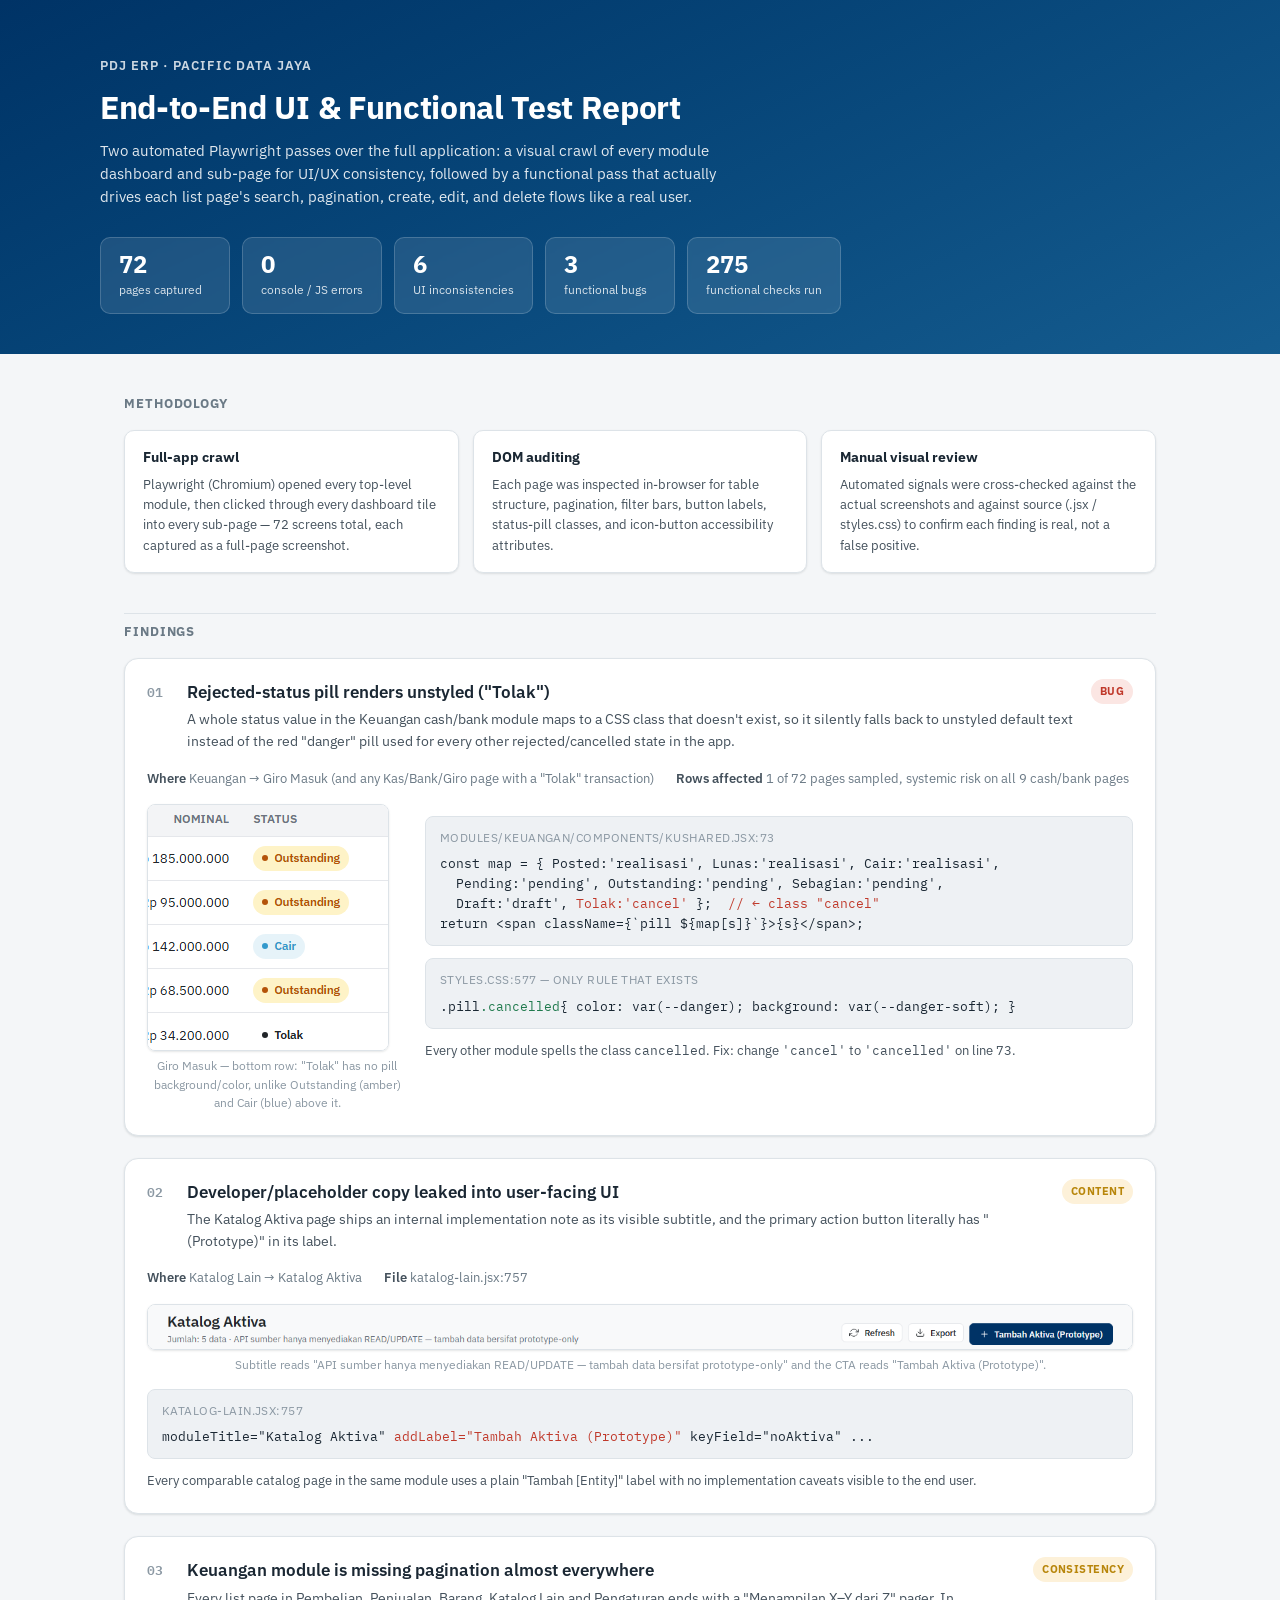
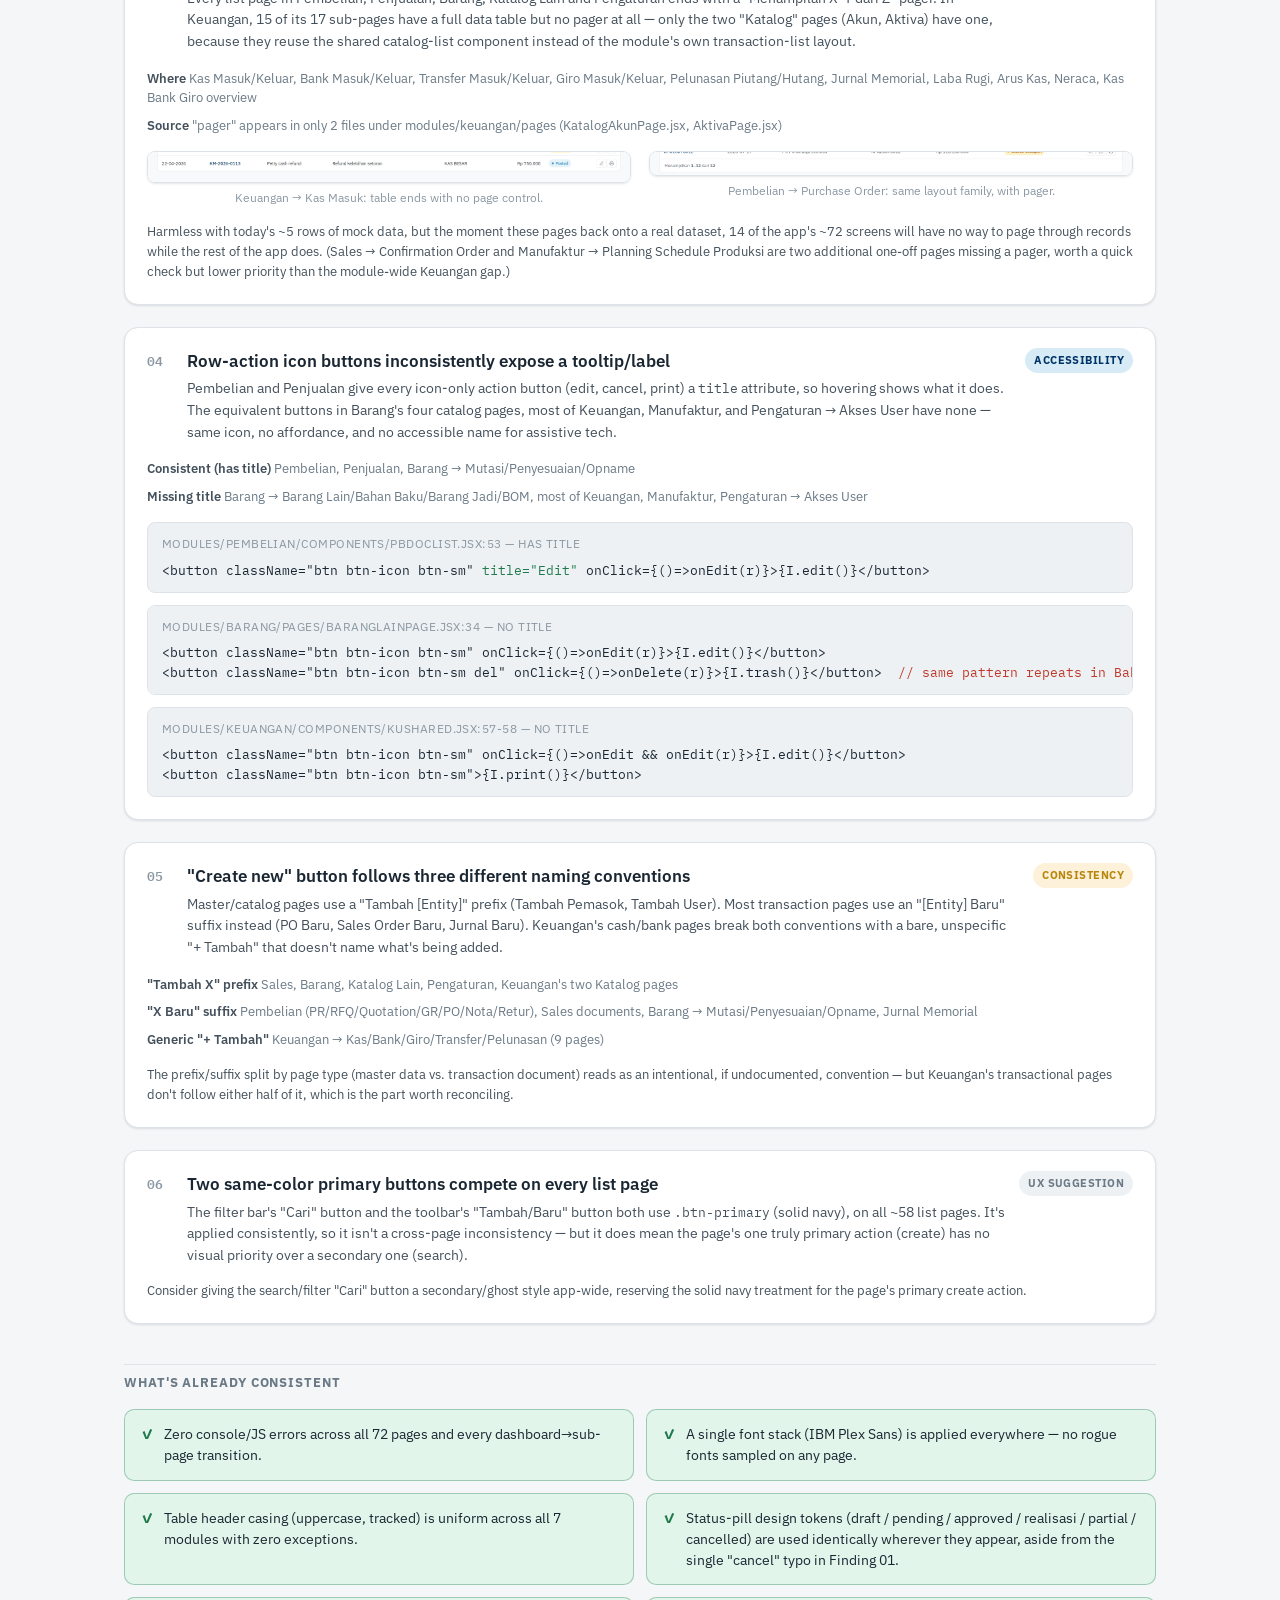
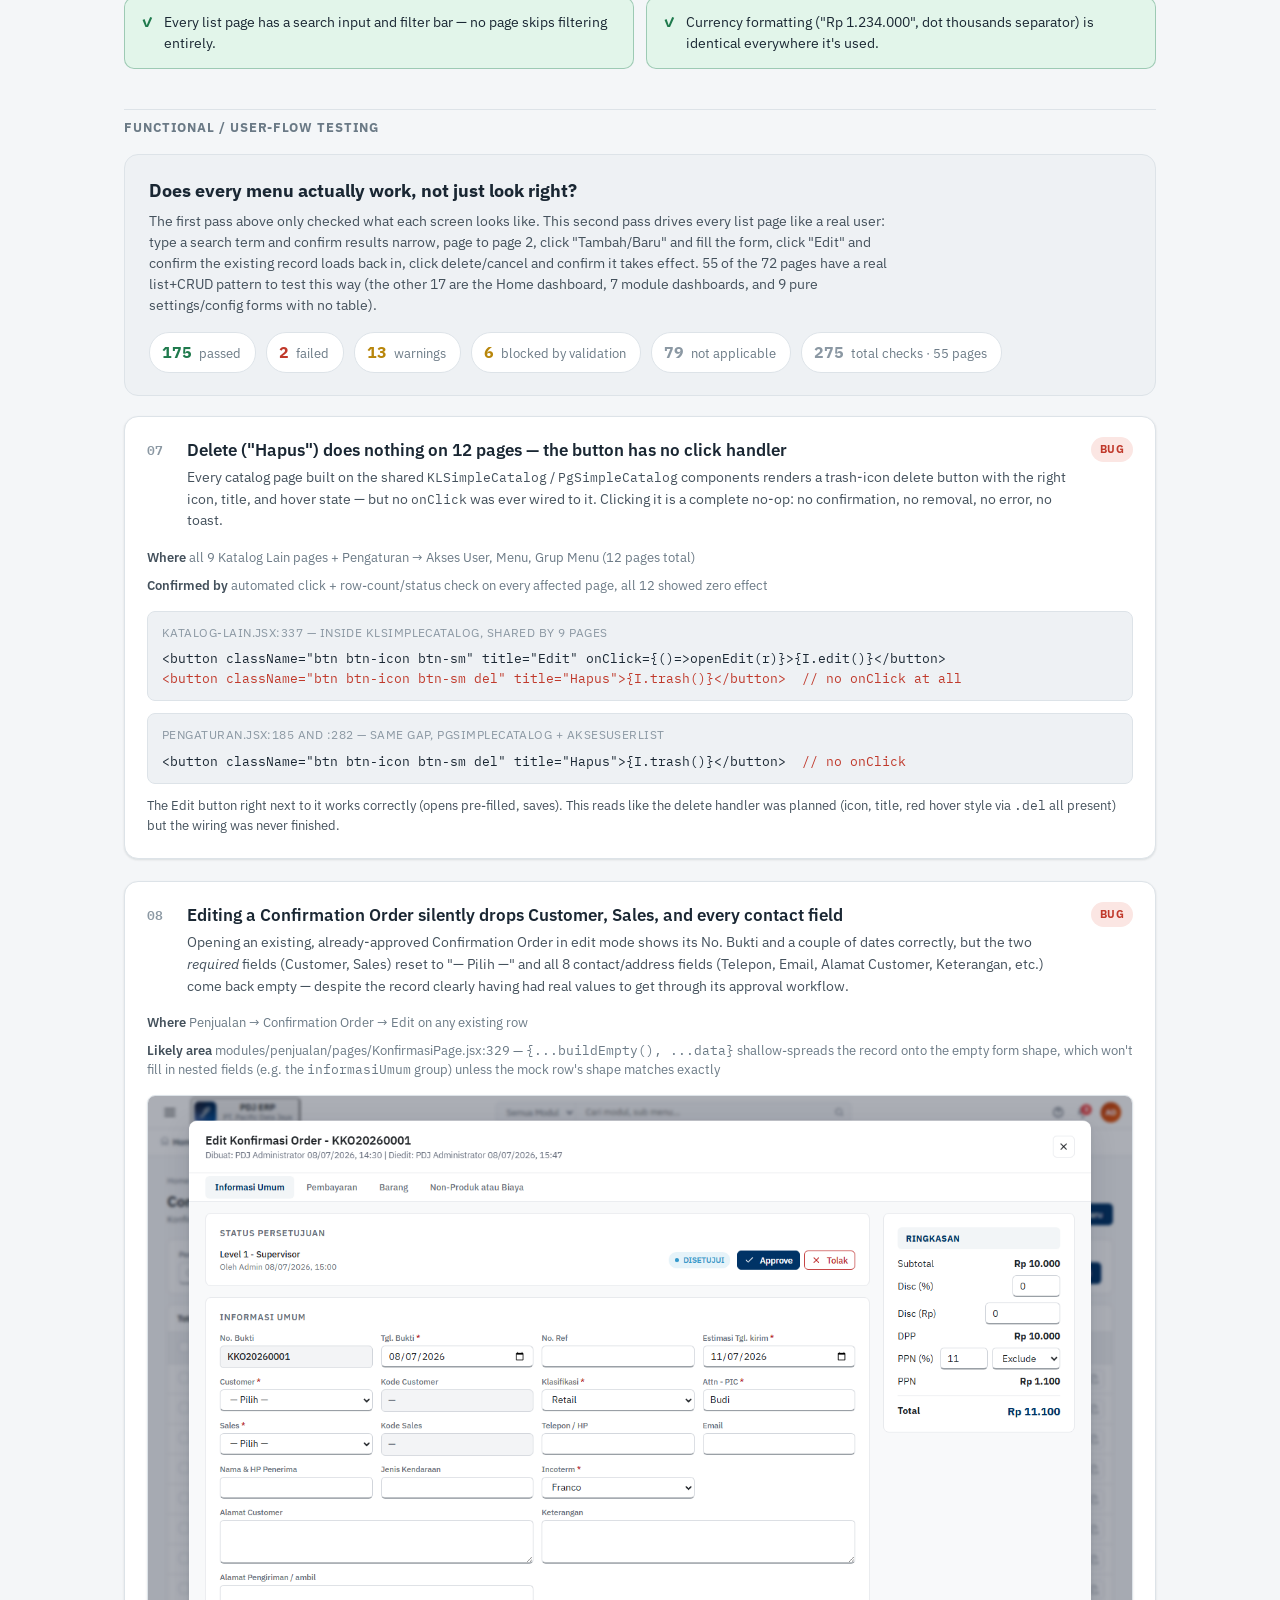
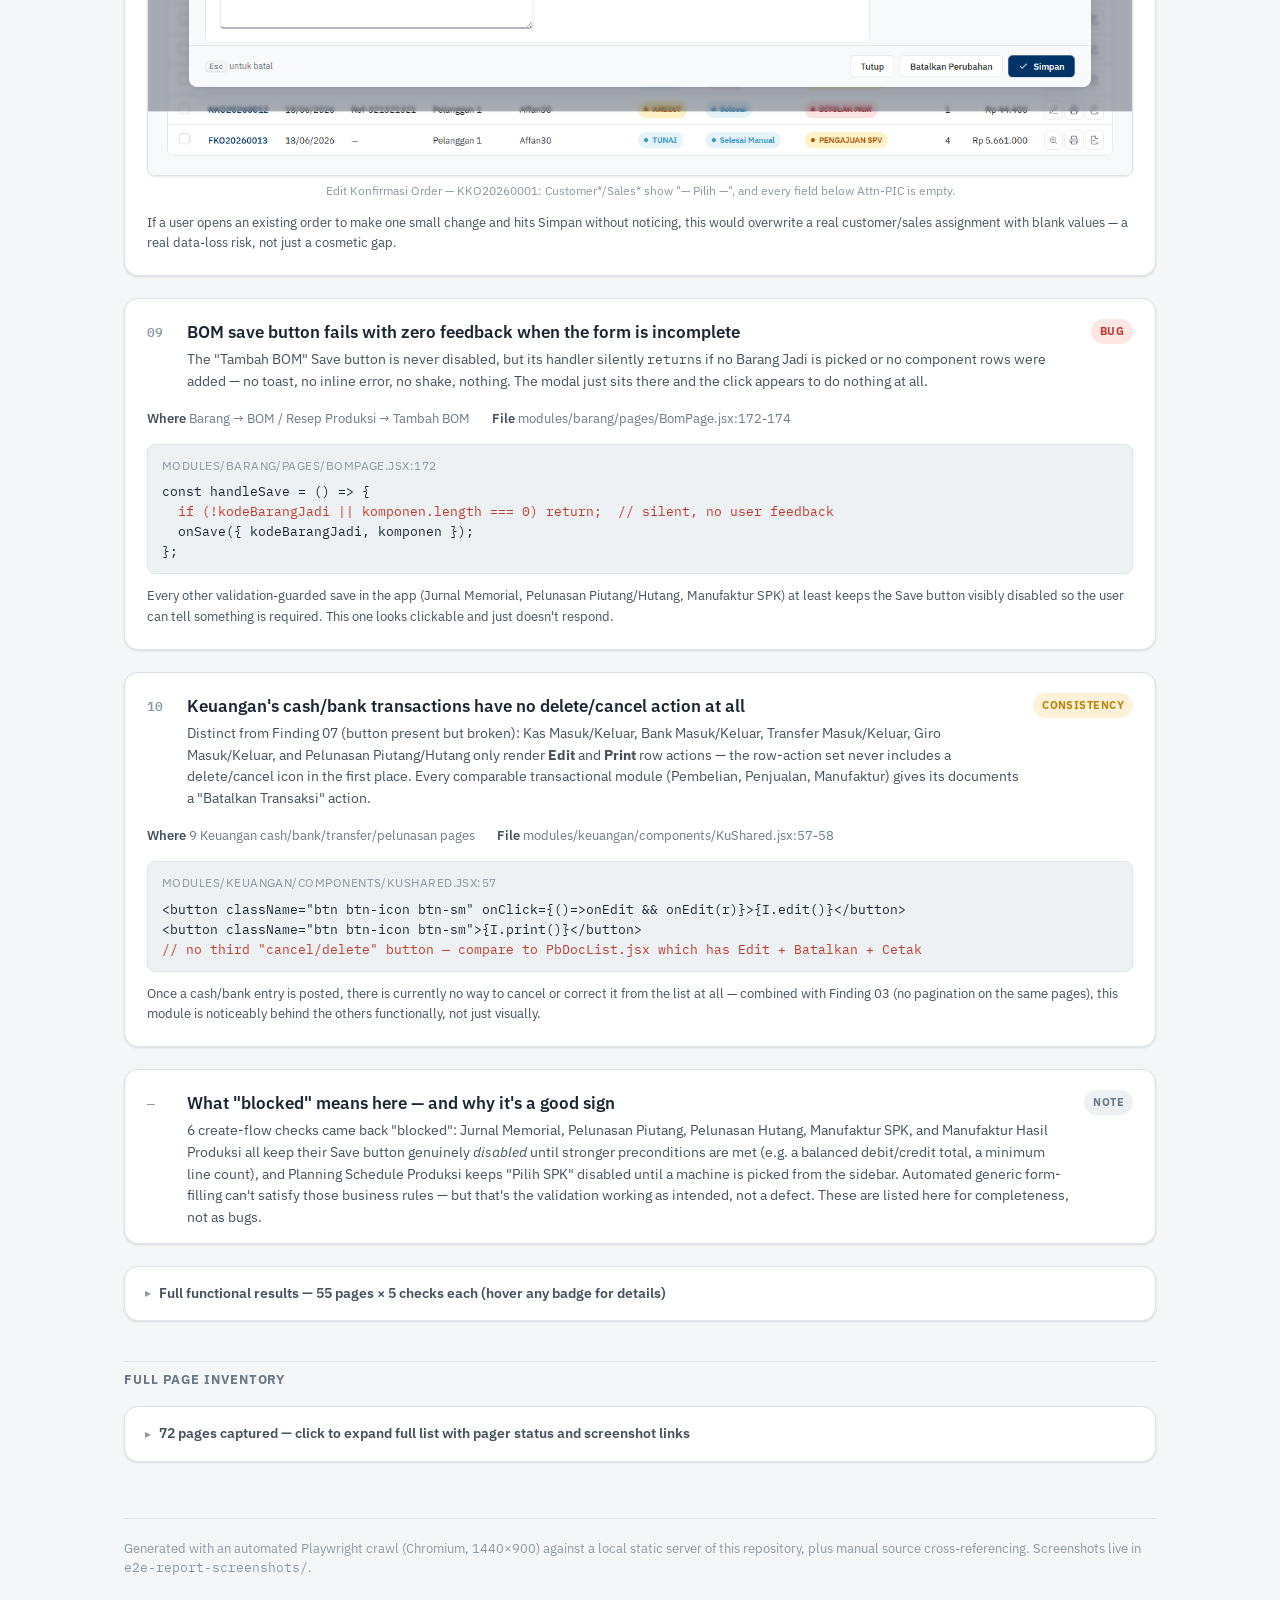
<file: e2e-report.html>
<!doctype html>
<html lang="id">
<head>
<meta charset="utf-8" />
<meta name="viewport" content="width=device-width,initial-scale=1" />
<title>PDJ ERP — E2E UI &amp; Functional Test Report</title>
<link rel="preconnect" href="https://fonts.googleapis.com">
<link rel="preconnect" href="https://fonts.gstatic.com" crossorigin>
<link rel="stylesheet" href="https://fonts.googleapis.com/css2?family=IBM+Plex+Sans:wght@400;500;600;700&family=IBM+Plex+Mono:wght@400;500&display=swap">
<style>
  :root{
    --primary:#003366; --accent:#3399cc;
    --bg:#f4f6f8; --bg-elev:#ffffff; --bg-sub:#eef1f4;
    --text:#1a2733; --text-2:#44515c; --text-3:#6b7a86; --text-4:#8b98a3;
    --border:#dde3e8; --border-strong:#c7d0d8;
    --danger:#c0392b; --danger-soft:#fbe6e3;
    --warn:#b8860b; --warn-soft:#fdf1d9;
    --ok:#1f7a4d; --ok-soft:#e2f5ea;
    --radius:10px; --radius-lg:14px;
    --shadow:0 1px 2px rgba(20,30,40,.06), 0 1px 3px rgba(20,30,40,.06);
    --shadow-lg:0 8px 24px rgba(20,30,40,.10);
  }
  @media (prefers-color-scheme: dark){
    :root{
      --bg:#12181f; --bg-elev:#1a2229; --bg-sub:#212b34;
      --text:#e7edf3; --text-2:#c2ccd4; --text-3:#93a1ac; --text-4:#6f7d88;
      --border:#2b3742; --border-strong:#3a4854;
      --danger:#ff8a75; --danger-soft:#3a2220;
      --warn:#f0c05a; --warn-soft:#3a3018;
      --ok:#6fd39a; --ok-soft:#173225;
      --primary:#4f8fd6; --accent:#5fb8e6;
    }
  }
  :root[data-theme="dark"]{
    --bg:#12181f; --bg-elev:#1a2229; --bg-sub:#212b34;
    --text:#e7edf3; --text-2:#c2ccd4; --text-3:#93a1ac; --text-4:#6f7d88;
    --border:#2b3742; --border-strong:#3a4854;
    --danger:#ff8a75; --danger-soft:#3a2220;
    --warn:#f0c05a; --warn-soft:#3a3018;
    --ok:#6fd39a; --ok-soft:#173225;
    --primary:#4f8fd6; --accent:#5fb8e6;
  }
  :root[data-theme="light"]{
    --bg:#f4f6f8; --bg-elev:#ffffff; --bg-sub:#eef1f4;
    --text:#1a2733; --text-2:#44515c; --text-3:#6b7a86; --text-4:#8b98a3;
    --border:#dde3e8; --border-strong:#c7d0d8;
    --danger:#c0392b; --danger-soft:#fbe6e3;
    --warn:#b8860b; --warn-soft:#fdf1d9;
    --ok:#1f7a4d; --ok-soft:#e2f5ea;
    --primary:#003366; --accent:#3399cc;
  }
  *{box-sizing:border-box;}
  body{
    font-family:"IBM Plex Sans", system-ui, -apple-system, "Segoe UI", Roboto, sans-serif;
    background:var(--bg); color:var(--text); margin:0; line-height:1.55;
  }
  .wrap{max-width:1080px; margin:0 auto; padding:0 24px 80px;}
  .mono{font-family:"IBM Plex Mono", monospace;}

  /* ---- Hero ---- */
  .hero{
    background:linear-gradient(155deg, var(--primary), color-mix(in srgb, var(--primary) 60%, var(--accent)));
    color:#fff; padding:56px 24px 40px;
  }
  .hero-inner{max-width:1080px; margin:0 auto;}
  .eyebrow{font-size:12.5px; font-weight:600; letter-spacing:.08em; text-transform:uppercase; opacity:.8;}
  .hero h1{font-size:32px; margin:8px 0 6px; font-weight:700; letter-spacing:-.01em;}
  .hero p{margin:0; opacity:.88; font-size:15px; max-width:640px;}
  .stat-strip{display:flex; gap:12px; flex-wrap:wrap; margin-top:28px;}
  .stat{
    background:rgba(255,255,255,.1); border:1px solid rgba(255,255,255,.18);
    border-radius:var(--radius); padding:14px 18px; min-width:130px; backdrop-filter:blur(2px);
  }
  .stat .n{font-size:24px; font-weight:700; line-height:1;}
  .stat .l{font-size:12px; opacity:.82; margin-top:5px;}

  section{margin-top:40px;}
  h2.section-h{
    font-size:13px; font-weight:700; text-transform:uppercase; letter-spacing:.07em;
    color:var(--text-3); margin:0 0 16px; padding-top:8px; border-top:1px solid var(--border);
  }
  section:first-of-type h2.section-h{border-top:none; padding-top:0;}

  /* ---- Methodology ---- */
  .method-grid{display:grid; grid-template-columns:repeat(3,1fr); gap:14px;}
  .method-card{background:var(--bg-elev); border:1px solid var(--border); border-radius:var(--radius); padding:16px 18px; box-shadow:var(--shadow);}
  .method-card h3{margin:0 0 6px; font-size:14px;}
  .method-card p{margin:0; font-size:13px; color:var(--text-2);}

  /* ---- Findings ---- */
  .finding{
    background:var(--bg-elev); border:1px solid var(--border); border-radius:var(--radius-lg);
    box-shadow:var(--shadow); margin-bottom:22px; overflow:hidden;
  }
  .finding-head{padding:20px 22px 14px; display:flex; align-items:flex-start; gap:14px;}
  .finding-idx{
    font-family:"IBM Plex Mono", monospace; font-size:13px; font-weight:600;
    color:var(--text-4); width:26px; flex:none; padding-top:3px;
  }
  .finding-title{font-size:17px; font-weight:600; margin:0 0 4px;}
  .finding-summary{font-size:14px; color:var(--text-2); margin:0;}
  .badge{
    display:inline-flex; align-items:center; gap:5px; font-size:11px; font-weight:700;
    text-transform:uppercase; letter-spacing:.04em; padding:4px 9px; border-radius:20px; flex:none;
  }
  .badge.bug{background:var(--danger-soft); color:var(--danger);}
  .badge.consistency{background:var(--warn-soft); color:var(--warn);}
  .badge.a11y{background:color-mix(in srgb, var(--accent) 20%, transparent); color:var(--primary);}
  .badge.polish{background:var(--warn-soft); color:var(--warn);}
  .badge.ux{background:var(--bg-sub); color:var(--text-3);}
  .finding-body{padding:0 22px 22px;}
  .finding-meta{display:flex; flex-wrap:wrap; gap:8px 22px; font-size:12.5px; color:var(--text-3); margin:2px 0 16px;}
  .finding-meta b{color:var(--text-2); font-weight:600;}
  .evidence{
    display:flex; gap:18px; flex-wrap:wrap; align-items:flex-start;
  }
  .evidence img{
    max-width:100%; border-radius:8px; border:1px solid var(--border); box-shadow:var(--shadow);
    display:block;
  }
  .evidence-col{flex:1 1 280px;}
  .evidence-col figcaption{font-size:12px; color:var(--text-4); margin-top:6px; text-align:center;}
  code, .code-block{font-family:"IBM Plex Mono", monospace; font-size:12.5px;}
  .code-block{
    background:var(--bg-sub); border:1px solid var(--border); border-radius:8px;
    padding:12px 14px; overflow-x:auto; white-space:pre; line-height:1.6; margin:12px 0 0;
  }
  .code-block .loc{color:var(--text-4); display:block; margin-bottom:6px; font-family:"IBM Plex Sans",sans-serif; font-size:11.5px; text-transform:uppercase; letter-spacing:.04em;}
  .code-block .bad{color:var(--danger);}
  .code-block .good{color:var(--ok);}
  .pill-demo{display:flex; gap:10px; align-items:center; flex-wrap:wrap; margin-top:10px;}
  .pill-demo span.p{
    display:inline-flex; align-items:center; gap:5px; font-size:12px; font-weight:600;
    padding:3px 10px; border-radius:20px;
  }
  .pill-demo .styled{background:var(--warn-soft); color:var(--warn);}
  .pill-demo .broken{background:var(--bg-sub); color:var(--text-3); border:1px dashed var(--border-strong);}

  /* ---- Positive findings ---- */
  .good-grid{display:grid; grid-template-columns:repeat(2,1fr); gap:12px;}
  .good-item{
    background:var(--ok-soft); border:1px solid color-mix(in srgb, var(--ok) 35%, transparent);
    border-radius:var(--radius); padding:14px 16px; font-size:13.5px; color:var(--text);
    display:flex; gap:10px; align-items:flex-start;
  }
  .good-item .chk{color:var(--ok); font-weight:700; flex:none;}

  /* ---- Inventory table ---- */
  .inv-wrap{
    background:var(--bg-elev); border:1px solid var(--border); border-radius:var(--radius-lg);
    box-shadow:var(--shadow); overflow:hidden;
  }
  table.inv{width:100%; border-collapse:collapse; font-size:13px;}
  table.inv td{padding:8px 14px; border-bottom:1px solid var(--border); vertical-align:middle;}
  table.inv tr:last-child td{border-bottom:none;}
  table.inv tr.mod-row td{
    background:var(--bg-sub); font-weight:700; font-size:11.5px; text-transform:uppercase;
    letter-spacing:.06em; color:var(--text-3); padding:9px 14px;
  }
  table.inv td:first-child{width:0; padding:8px 0;}
  table.inv a{color:var(--primary); text-decoration:none; font-size:12.5px;}
  table.inv a:hover{text-decoration:underline;}
  .tag{font-size:11px; font-weight:600; padding:2px 8px; border-radius:10px; margin-right:6px;}
  .tag.ok{background:var(--ok-soft); color:var(--ok);}
  .tag.warn{background:var(--warn-soft); color:var(--warn);}
  .tag.muted{background:var(--bg-sub); color:var(--text-4);}
  .tag.bad{background:var(--danger-soft); color:var(--danger);}

  /* ---- Functional test mini-hero + stat pills ---- */
  .subhero{
    background:var(--bg-sub); border:1px solid var(--border); border-radius:var(--radius-lg);
    padding:22px 24px; margin-bottom:20px;
  }
  .subhero h3{margin:0 0 6px; font-size:18px;}
  .subhero p{margin:0 0 16px; font-size:13.5px; color:var(--text-2); max-width:760px;}
  .pill-stat-strip{display:flex; gap:10px; flex-wrap:wrap;}
  .pill-stat{
    display:flex; align-items:baseline; gap:7px; background:var(--bg-elev); border:1px solid var(--border);
    border-radius:20px; padding:7px 14px 7px 12px; font-size:12.5px; color:var(--text-3);
  }
  .pill-stat b{font-size:16px; color:var(--text);}
  .pill-stat.ok b{color:var(--ok);} .pill-stat.warn b{color:var(--warn);}
  .pill-stat.bad b{color:var(--danger);} .pill-stat.muted b{color:var(--text-4);}
  details > summary{cursor:pointer; font-size:14px; font-weight:600; padding:16px 20px; color:var(--text-2); list-style:none; display:flex; align-items:center; gap:8px;}
  details > summary::-webkit-details-marker{display:none;}
  details > summary:before{content:"▸"; font-size:12px; color:var(--text-4); transition:transform .15s;}
  details[open] > summary:before{transform:rotate(90deg);}
  details[open] > summary{border-bottom:1px solid var(--border);}

  footer{margin-top:56px; padding-top:20px; border-top:1px solid var(--border); font-size:12.5px; color:var(--text-4);}

  @media (max-width:760px){
    .method-grid{grid-template-columns:1fr;}
    .good-grid{grid-template-columns:1fr;}
  }
</style>
</head>
<body>

<div class="hero">
  <div class="hero-inner">
    <div class="eyebrow">PDJ ERP · Pacific Data Jaya</div>
    <h1>End-to-End UI &amp; Functional Test Report</h1>
    <p>Two automated Playwright passes over the full application: a visual crawl of every module dashboard and sub-page for UI/UX consistency, followed by a functional pass that actually drives each list page's search, pagination, create, edit, and delete flows like a real user.</p>
    <div class="stat-strip">
      <div class="stat"><div class="n">72</div><div class="l">pages captured</div></div>
      <div class="stat"><div class="n">0</div><div class="l">console / JS errors</div></div>
      <div class="stat"><div class="n">6</div><div class="l">UI inconsistencies</div></div>
      <div class="stat"><div class="n">3</div><div class="l">functional bugs</div></div>
      <div class="stat"><div class="n">275</div><div class="l">functional checks run</div></div>
    </div>
  </div>
</div>

<div class="wrap">

  <section>
    <h2 class="section-h">Methodology</h2>
    <div class="method-grid">
      <div class="method-card">
        <h3>Full-app crawl</h3>
        <p>Playwright (Chromium) opened every top-level module, then clicked through every dashboard tile into every sub-page — 72 screens total, each captured as a full-page screenshot.</p>
      </div>
      <div class="method-card">
        <h3>DOM auditing</h3>
        <p>Each page was inspected in-browser for table structure, pagination, filter bars, button labels, status-pill classes, and icon-button accessibility attributes.</p>
      </div>
      <div class="method-card">
        <h3>Manual visual review</h3>
        <p>Automated signals were cross-checked against the actual screenshots and against source (.jsx / styles.css) to confirm each finding is real, not a false positive.</p>
      </div>
    </div>
  </section>

  <section>
    <h2 class="section-h">Findings</h2>

    <!-- Finding 1 -->
    <div class="finding">
      <div class="finding-head">
        <div class="finding-idx">01</div>
        <div style="flex:1">
          <h3 class="finding-title">Rejected-status pill renders unstyled ("Tolak")</h3>
          <p class="finding-summary">A whole status value in the Keuangan cash/bank module maps to a CSS class that doesn't exist, so it silently falls back to unstyled default text instead of the red "danger" pill used for every other rejected/cancelled state in the app.</p>
        </div>
        <span class="badge bug">Bug</span>
      </div>
      <div class="finding-body">
        <div class="finding-meta">
          <span><b>Where</b> Keuangan → Giro Masuk (and any Kas/Bank/Giro page with a "Tolak" transaction)</span>
          <span><b>Rows affected</b> 1 of 72 pages sampled, systemic risk on all 9 cash/bank pages</span>
        </div>
        <div class="evidence">
          <div class="evidence-col" style="flex:0 0 260px;">
            <img src="e2e-report-screenshots/evidence/tolak-pill.png" alt="Status column showing Outstanding and Cair pills correctly colored, Tolak rendered as plain text">
            <figcaption>Giro Masuk — bottom row: "Tolak" has no pill background/color, unlike Outstanding (amber) and Cair (blue) above it.</figcaption>
          </div>
          <div class="evidence-col">
            <div class="code-block"><span class="loc">modules/keuangan/components/KuShared.jsx:73</span>const map = { Posted:'realisasi', Lunas:'realisasi', Cair:'realisasi',
  Pending:'pending', Outstanding:'pending', Sebagian:'pending',
  Draft:'draft', <span class="bad">Tolak:'cancel'</span> };  <span class="bad">// ← class "cancel"</span>
return &lt;span className={`pill ${map[s]}`}&gt;{s}&lt;/span&gt;;</div>
            <div class="code-block"><span class="loc">styles.css:577 — only rule that exists</span>.pill<span class="good">.cancelled</span>{ color: var(--danger); background: var(--danger-soft); }</div>
            <p style="font-size:13px;color:var(--text-2);margin:12px 0 0;">Every other module spells the class <code>cancelled</code>. Fix: change <code>'cancel'</code> to <code>'cancelled'</code> on line 73.</p>
          </div>
        </div>
      </div>
    </div>

    <!-- Finding 2 -->
    <div class="finding">
      <div class="finding-head">
        <div class="finding-idx">02</div>
        <div style="flex:1">
          <h3 class="finding-title">Developer/placeholder copy leaked into user-facing UI</h3>
          <p class="finding-summary">The Katalog Aktiva page ships an internal implementation note as its visible subtitle, and the primary action button literally has "(Prototype)" in its label.</p>
        </div>
        <span class="badge polish">Content</span>
      </div>
      <div class="finding-body">
        <div class="finding-meta">
          <span><b>Where</b> Katalog Lain → Katalog Aktiva</span>
          <span><b>File</b> katalog-lain.jsx:757</span>
        </div>
        <div class="evidence">
          <div class="evidence-col" style="flex:1 1 100%;">
            <img src="e2e-report-screenshots/evidence/aktiva-prototype.png" alt="Katalog Aktiva header showing dev-note subtitle and Tambah Aktiva (Prototype) button">
            <figcaption>Subtitle reads "API sumber hanya menyediakan READ/UPDATE — tambah data bersifat prototype-only" and the CTA reads "Tambah Aktiva (Prototype)".</figcaption>
          </div>
        </div>
        <div class="code-block" style="margin-top:14px;"><span class="loc">katalog-lain.jsx:757</span>moduleTitle="Katalog Aktiva" <span class="bad">addLabel="Tambah Aktiva (Prototype)"</span> keyField="noAktiva" ...</div>
        <p style="font-size:13px;color:var(--text-2);margin:12px 0 0;">Every comparable catalog page in the same module uses a plain "Tambah [Entity]" label with no implementation caveats visible to the end user.</p>
      </div>
    </div>

    <!-- Finding 3 -->
    <div class="finding">
      <div class="finding-head">
        <div class="finding-idx">03</div>
        <div style="flex:1">
          <h3 class="finding-title">Keuangan module is missing pagination almost everywhere</h3>
          <p class="finding-summary">Every list page in Pembelian, Penjualan, Barang, Katalog Lain and Pengaturan ends with a "Menampilan X–Y dari Z" pager. In Keuangan, 15 of its 17 sub-pages have a full data table but no pager at all — only the two "Katalog" pages (Akun, Aktiva) have one, because they reuse the shared catalog-list component instead of the module's own transaction-list layout.</p>
        </div>
        <span class="badge consistency">Consistency</span>
      </div>
      <div class="finding-body">
        <div class="finding-meta">
          <span><b>Where</b> Kas Masuk/Keluar, Bank Masuk/Keluar, Transfer Masuk/Keluar, Giro Masuk/Keluar, Pelunasan Piutang/Hutang, Jurnal Memorial, Laba Rugi, Arus Kas, Neraca, Kas Bank Giro overview</span>
          <span><b>Source</b> "pager" appears in only 2 files under modules/keuangan/pages (KatalogAkunPage.jsx, AktivaPage.jsx)</span>
        </div>
        <div class="evidence">
          <div class="evidence-col">
            <img src="e2e-report-screenshots/evidence/kasmasuk-nopager.png" alt="Kas Masuk table ends abruptly with no pager row">
            <figcaption>Keuangan → Kas Masuk: table ends with no page control.</figcaption>
          </div>
          <div class="evidence-col">
            <img src="e2e-report-screenshots/evidence/po-withpager.png" alt="Pembelian Purchase Order table ends with Menampilan 1-12 dari 12 pager">
            <figcaption>Pembelian → Purchase Order: same layout family, with pager.</figcaption>
          </div>
        </div>
        <p style="font-size:13px;color:var(--text-2);margin:14px 0 0;">Harmless with today's ~5 rows of mock data, but the moment these pages back onto a real dataset, 14 of the app's ~72 screens will have no way to page through records while the rest of the app does. (Sales → Confirmation Order and Manufaktur → Planning Schedule Produksi are two additional one-off pages missing a pager, worth a quick check but lower priority than the module-wide Keuangan gap.)</p>
      </div>
    </div>

    <!-- Finding 4 -->
    <div class="finding">
      <div class="finding-head">
        <div class="finding-idx">04</div>
        <div style="flex:1">
          <h3 class="finding-title">Row-action icon buttons inconsistently expose a tooltip/label</h3>
          <p class="finding-summary">Pembelian and Penjualan give every icon-only action button (edit, cancel, print) a <code>title</code> attribute, so hovering shows what it does. The equivalent buttons in Barang's four catalog pages, most of Keuangan, Manufaktur, and Pengaturan → Akses User have none — same icon, no affordance, and no accessible name for assistive tech.</p>
        </div>
        <span class="badge a11y">Accessibility</span>
      </div>
      <div class="finding-body">
        <div class="finding-meta">
          <span><b>Consistent (has title)</b> Pembelian, Penjualan, Barang → Mutasi/Penyesuaian/Opname</span>
          <span><b>Missing title</b> Barang → Barang Lain/Bahan Baku/Barang Jadi/BOM, most of Keuangan, Manufaktur, Pengaturan → Akses User</span>
        </div>
        <div class="evidence" style="display:block;">
          <div class="code-block"><span class="loc">modules/pembelian/components/PbDocList.jsx:53 — has title</span>&lt;button className="btn btn-icon btn-sm" <span class="good">title="Edit"</span> onClick={()=&gt;onEdit(r)}&gt;{I.edit()}&lt;/button&gt;</div>
          <div class="code-block"><span class="loc">modules/barang/pages/BarangLainPage.jsx:34 — no title</span>&lt;button className="btn btn-icon btn-sm" onClick={()=&gt;onEdit(r)}&gt;{I.edit()}&lt;/button&gt;
&lt;button className="btn btn-icon btn-sm del" onClick={()=&gt;onDelete(r)}&gt;{I.trash()}&lt;/button&gt;  <span class="bad">// same pattern repeats in BahanBakuPage.jsx:29, BarangJadiPage.jsx:36, BomPage.jsx:46-47</span></div>
          <div class="code-block"><span class="loc">modules/keuangan/components/KuShared.jsx:57-58 — no title</span>&lt;button className="btn btn-icon btn-sm" onClick={()=&gt;onEdit &amp;&amp; onEdit(r)}&gt;{I.edit()}&lt;/button&gt;
&lt;button className="btn btn-icon btn-sm"&gt;{I.print()}&lt;/button&gt;</div>
        </div>
      </div>
    </div>

    <!-- Finding 5 -->
    <div class="finding">
      <div class="finding-head">
        <div class="finding-idx">05</div>
        <div style="flex:1">
          <h3 class="finding-title">"Create new" button follows three different naming conventions</h3>
          <p class="finding-summary">Master/catalog pages use a "Tambah [Entity]" prefix (Tambah Pemasok, Tambah User). Most transaction pages use an "[Entity] Baru" suffix instead (PO Baru, Sales Order Baru, Jurnal Baru). Keuangan's cash/bank pages break both conventions with a bare, unspecific "+ Tambah" that doesn't name what's being added.</p>
        </div>
        <span class="badge consistency">Consistency</span>
      </div>
      <div class="finding-body">
        <div class="finding-meta">
          <span><b>"Tambah X" prefix</b> Sales, Barang, Katalog Lain, Pengaturan, Keuangan's two Katalog pages</span>
          <span><b>"X Baru" suffix</b> Pembelian (PR/RFQ/Quotation/GR/PO/Nota/Retur), Sales documents, Barang → Mutasi/Penyesuaian/Opname, Jurnal Memorial</span>
          <span><b>Generic "+ Tambah"</b> Keuangan → Kas/Bank/Giro/Transfer/Pelunasan (9 pages)</span>
        </div>
        <p style="font-size:13px;color:var(--text-2);margin:8px 0 0;">The prefix/suffix split by page type (master data vs. transaction document) reads as an intentional, if undocumented, convention — but Keuangan's transactional pages don't follow either half of it, which is the part worth reconciling.</p>
      </div>
    </div>

    <!-- Finding 6 -->
    <div class="finding">
      <div class="finding-head">
        <div class="finding-idx">06</div>
        <div style="flex:1">
          <h3 class="finding-title">Two same-color primary buttons compete on every list page</h3>
          <p class="finding-summary">The filter bar's "Cari" button and the toolbar's "Tambah/Baru" button both use <code>.btn-primary</code> (solid navy), on all ~58 list pages. It's applied consistently, so it isn't a cross-page inconsistency — but it does mean the page's one truly primary action (create) has no visual priority over a secondary one (search).</p>
        </div>
        <span class="badge ux">UX suggestion</span>
      </div>
      <div class="finding-body">
        <p style="font-size:13px;color:var(--text-2);margin:0;">Consider giving the search/filter "Cari" button a secondary/ghost style app-wide, reserving the solid navy treatment for the page's primary create action.</p>
      </div>
    </div>

  </section>

  <section>
    <h2 class="section-h">What's already consistent</h2>
    <div class="good-grid">
      <div class="good-item"><span class="chk">✓</span> Zero console/JS errors across all 72 pages and every dashboard→sub-page transition.</div>
      <div class="good-item"><span class="chk">✓</span> A single font stack (IBM Plex Sans) is applied everywhere — no rogue fonts sampled on any page.</div>
      <div class="good-item"><span class="chk">✓</span> Table header casing (uppercase, tracked) is uniform across all 7 modules with zero exceptions.</div>
      <div class="good-item"><span class="chk">✓</span> Status-pill design tokens (draft / pending / approved / realisasi / partial / cancelled) are used identically wherever they appear, aside from the single "cancel" typo in Finding 01.</div>
      <div class="good-item"><span class="chk">✓</span> Every list page has a search input and filter bar — no page skips filtering entirely.</div>
      <div class="good-item"><span class="chk">✓</span> Currency formatting ("Rp 1.234.000", dot thousands separator) is identical everywhere it's used.</div>
    </div>
  </section>

  <section>
    <h2 class="section-h">Functional / user-flow testing</h2>
    <div class="subhero">
      <h3>Does every menu actually work, not just look right?</h3>
      <p>The first pass above only checked what each screen looks like. This second pass drives every list page like a real user: type a search term and confirm results narrow, page to page 2, click "Tambah/Baru" and fill the form, click "Edit" and confirm the existing record loads back in, click delete/cancel and confirm it takes effect. 55 of the 72 pages have a real list+CRUD pattern to test this way (the other 17 are the Home dashboard, 7 module dashboards, and 9 pure settings/config forms with no table).</p>
      <div class="pill-stat-strip">
        <div class="pill-stat ok"><b>175</b> passed</div>
        <div class="pill-stat bad"><b>2</b> failed</div>
        <div class="pill-stat warn"><b>13</b> warnings</div>
        <div class="pill-stat warn"><b>6</b> blocked by validation</div>
        <div class="pill-stat muted"><b>79</b> not applicable</div>
        <div class="pill-stat muted"><b>275</b> total checks · 55 pages</div>
      </div>
    </div>

    <div class="finding">
      <div class="finding-head">
        <div class="finding-idx">07</div>
        <div style="flex:1">
          <h3 class="finding-title">Delete ("Hapus") does nothing on 12 pages — the button has no click handler</h3>
          <p class="finding-summary">Every catalog page built on the shared <code>KLSimpleCatalog</code> / <code>PgSimpleCatalog</code> components renders a trash-icon delete button with the right icon, title, and hover state — but no <code>onClick</code> was ever wired to it. Clicking it is a complete no-op: no confirmation, no removal, no error, no toast.</p>
        </div>
        <span class="badge bug">Bug</span>
      </div>
      <div class="finding-body">
        <div class="finding-meta">
          <span><b>Where</b> all 9 Katalog Lain pages + Pengaturan → Akses User, Menu, Grup Menu (12 pages total)</span>
          <span><b>Confirmed by</b> automated click + row-count/status check on every affected page, all 12 showed zero effect</span>
        </div>
        <div class="code-block"><span class="loc">katalog-lain.jsx:337 — inside KLSimpleCatalog, shared by 9 pages</span>&lt;button className="btn btn-icon btn-sm" title="Edit" onClick={()=&gt;openEdit(r)}&gt;{I.edit()}&lt;/button&gt;
<span class="bad">&lt;button className="btn btn-icon btn-sm del" title="Hapus"&gt;{I.trash()}&lt;/button&gt;</span>  <span class="bad">// no onClick at all</span></div>
        <div class="code-block"><span class="loc">pengaturan.jsx:185 and :282 — same gap, PgSimpleCatalog + AksesUserList</span>&lt;button className="btn btn-icon btn-sm del" title="Hapus"&gt;{I.trash()}&lt;/button&gt;  <span class="bad">// no onClick</span></div>
        <p style="font-size:13px;color:var(--text-2);margin:12px 0 0;">The Edit button right next to it works correctly (opens pre-filled, saves). This reads like the delete handler was planned (icon, title, red hover style via <code>.del</code> all present) but the wiring was never finished.</p>
      </div>
    </div>

    <div class="finding">
      <div class="finding-head">
        <div class="finding-idx">08</div>
        <div style="flex:1">
          <h3 class="finding-title">Editing a Confirmation Order silently drops Customer, Sales, and every contact field</h3>
          <p class="finding-summary">Opening an existing, already-approved Confirmation Order in edit mode shows its No. Bukti and a couple of dates correctly, but the two <em>required</em> fields (Customer, Sales) reset to "— Pilih —" and all 8 contact/address fields (Telepon, Email, Alamat Customer, Keterangan, etc.) come back empty — despite the record clearly having had real values to get through its approval workflow.</p>
        </div>
        <span class="badge bug">Bug</span>
      </div>
      <div class="finding-body">
        <div class="finding-meta">
          <span><b>Where</b> Penjualan → Confirmation Order → Edit on any existing row</span>
          <span><b>Likely area</b> modules/penjualan/pages/KonfirmasiPage.jsx:329 — <code>{...buildEmpty(), ...data}</code> shallow-spreads the record onto the empty form shape, which won't fill in nested fields (e.g. the <code>informasiUmum</code> group) unless the mock row's shape matches exactly</span>
        </div>
        <div class="evidence">
          <div class="evidence-col" style="flex:1 1 100%;">
            <img src="e2e-report-screenshots/evidence/confirmorder-edit-blank.png" alt="Edit Konfirmasi Order modal showing Customer and Sales dropdowns unselected and 8 empty contact fields, despite the record already being approved">
            <figcaption>Edit Konfirmasi Order — KKO20260001: Customer*/Sales* show "— Pilih —", and every field below Attn-PIC is empty.</figcaption>
          </div>
        </div>
        <p style="font-size:13px;color:var(--text-2);margin:12px 0 0;">If a user opens an existing order to make one small change and hits Simpan without noticing, this would overwrite a real customer/sales assignment with blank values — a real data-loss risk, not just a cosmetic gap.</p>
      </div>
    </div>

    <div class="finding">
      <div class="finding-head">
        <div class="finding-idx">09</div>
        <div style="flex:1">
          <h3 class="finding-title">BOM save button fails with zero feedback when the form is incomplete</h3>
          <p class="finding-summary">The "Tambah BOM" Save button is never disabled, but its handler silently <code>return</code>s if no Barang Jadi is picked or no component rows were added — no toast, no inline error, no shake, nothing. The modal just sits there and the click appears to do nothing at all.</p>
        </div>
        <span class="badge bug">Bug</span>
      </div>
      <div class="finding-body">
        <div class="finding-meta">
          <span><b>Where</b> Barang → BOM / Resep Produksi → Tambah BOM</span>
          <span><b>File</b> modules/barang/pages/BomPage.jsx:172-174</span>
        </div>
        <div class="code-block"><span class="loc">modules/barang/pages/BomPage.jsx:172</span>const handleSave = () =&gt; {
  <span class="bad">if (!kodeBarangJadi || komponen.length === 0) return;</span>  <span class="bad">// silent, no user feedback</span>
  onSave({ kodeBarangJadi, komponen });
};</div>
        <p style="font-size:13px;color:var(--text-2);margin:12px 0 0;">Every other validation-guarded save in the app (Jurnal Memorial, Pelunasan Piutang/Hutang, Manufaktur SPK) at least keeps the Save button visibly disabled so the user can tell something is required. This one looks clickable and just doesn't respond.</p>
      </div>
    </div>

    <div class="finding">
      <div class="finding-head">
        <div class="finding-idx">10</div>
        <div style="flex:1">
          <h3 class="finding-title">Keuangan's cash/bank transactions have no delete/cancel action at all</h3>
          <p class="finding-summary">Distinct from Finding 07 (button present but broken): Kas Masuk/Keluar, Bank Masuk/Keluar, Transfer Masuk/Keluar, Giro Masuk/Keluar, and Pelunasan Piutang/Hutang only render <b>Edit</b> and <b>Print</b> row actions — the row-action set never includes a delete/cancel icon in the first place. Every comparable transactional module (Pembelian, Penjualan, Manufaktur) gives its documents a "Batalkan Transaksi" action.</p>
        </div>
        <span class="badge consistency">Consistency</span>
      </div>
      <div class="finding-body">
        <div class="finding-meta">
          <span><b>Where</b> 9 Keuangan cash/bank/transfer/pelunasan pages</span>
          <span><b>File</b> modules/keuangan/components/KuShared.jsx:57-58</span>
        </div>
        <div class="code-block"><span class="loc">modules/keuangan/components/KuShared.jsx:57</span>&lt;button className="btn btn-icon btn-sm" onClick={()=&gt;onEdit &amp;&amp; onEdit(r)}&gt;{I.edit()}&lt;/button&gt;
&lt;button className="btn btn-icon btn-sm"&gt;{I.print()}&lt;/button&gt;
<span class="bad">// no third "cancel/delete" button — compare to PbDocList.jsx which has Edit + Batalkan + Cetak</span></div>
        <p style="font-size:13px;color:var(--text-2);margin:12px 0 0;">Once a cash/bank entry is posted, there is currently no way to cancel or correct it from the list at all — combined with Finding 03 (no pagination on the same pages), this module is noticeably behind the others functionally, not just visually.</p>
      </div>
    </div>

    <div class="finding">
      <div class="finding-head">
        <div class="finding-idx">—</div>
        <div style="flex:1">
          <h3 class="finding-title">What "blocked" means here — and why it's a good sign</h3>
          <p class="finding-summary">6 create-flow checks came back "blocked": Jurnal Memorial, Pelunasan Piutang, Pelunasan Hutang, Manufaktur SPK, and Manufaktur Hasil Produksi all keep their Save button genuinely <em>disabled</em> until stronger preconditions are met (e.g. a balanced debit/credit total, a minimum line count), and Planning Schedule Produksi keeps "Pilih SPK" disabled until a machine is picked from the sidebar. Automated generic form-filling can't satisfy those business rules — but that's the validation working as intended, not a defect. These are listed here for completeness, not as bugs.</p>
        </div>
        <span class="badge ux">Note</span>
      </div>
    </div>

    <div class="inv-wrap" style="margin-top:8px;">
      <details>
        <summary>Full functional results — 55 pages × 5 checks each (hover any badge for details)</summary>
        <table class="inv">
          <thead>
            <tr style="background:var(--bg-sub);"><td></td><td><b>Page</b></td><td><b>Search</b></td><td><b>Pagination</b></td><td><b>Create</b></td><td><b>Edit</b></td><td><b>Delete</b></td></tr>
          </thead>
          <tbody>
<tr class="mod-row"><td colspan="7">Penjualan</td></tr>
<tr><td></td><td>Katalog Pelanggan</td><td><span class="tag ok" title="filtered &quot;Budi Susanto Cahyono Siner&quot;: 22 -> 1 rows">PASS</span></td><td><span class="tag muted" title="only 1 page">SKIP</span></td><td><span class="tag ok" title="rows 22 -> 23 via &quot;Simpan dan Tutup&quot;">PASS</span></td><td><span class="tag warn" title="fields pre-populated (20/20) but modal state did not change after clicking &quot;&quot;">WARN</span></td><td><span class="tag ok" title="row status changed (soft cancel)">PASS</span></td></tr>
<tr><td></td><td>Confirmation Order</td><td><span class="tag ok" title="filtered &quot;KKO20260001&quot;: 13 -> 1 rows">PASS</span></td><td><span class="tag muted" title="no pager on this page">SKIP</span></td><td><span class="tag ok" title="rows 13 -> 14 via &quot;Simpan & Tutup&quot;">PASS</span></td><td><span class="tag bad" title="edit modal opened but ALL 8 fields are blank — data not pre-populated">FAIL</span></td><td><span class="tag muted" title="delete/cancel button disabled on this row">SKIP</span></td></tr>
<tr><td></td><td>Sales Order</td><td><span class="tag ok" title="filtered &quot;KSO26070001&quot;: 16 -> 1 rows">PASS</span></td><td><span class="tag muted" title="only 1 page">SKIP</span></td><td><span class="tag ok" title="rows 16 -> 17 via &quot;Simpan & Tutup&quot;">PASS</span></td><td><span class="tag ok" title="fields pre-populated (7/14), saved — modal switched from [Tutup, Batalkan Perubahan, Simpan] to [Edit, Batalkan Transaksi, Selesaikan Manual, Cetak, Tutup] instead of closing">PASS</span></td><td><span class="tag ok" title="row status changed (soft cancel)">PASS</span></td></tr>
<tr><td></td><td>Delivery Order</td><td><span class="tag ok" title="filtered &quot;KDO26070001&quot;: 9 -> 1 rows">PASS</span></td><td><span class="tag muted" title="only 1 page">SKIP</span></td><td><span class="tag ok" title="rows 9 -> 10 via &quot;Simpan & Tutup&quot;">PASS</span></td><td><span class="tag ok" title="fields pre-populated (7/12), saved — modal switched from [Tutup, Batalkan Perubahan, Simpan] to [Edit, Batalkan Transaksi, Selesaikan Manual, Cetak, Tutup] instead of closing">PASS</span></td><td><span class="tag ok" title="row status changed (soft cancel)">PASS</span></td></tr>
<tr><td></td><td>Invoice</td><td><span class="tag ok" title="filtered &quot;FJL26070001&quot;: 8 -> 1 rows">PASS</span></td><td><span class="tag muted" title="only 1 page">SKIP</span></td><td><span class="tag ok" title="rows 8 -> 9 via &quot;Simpan & Tutup&quot;">PASS</span></td><td><span class="tag ok" title="fields pre-populated (5/8), saved — modal switched from [Tutup, Batalkan Perubahan, Simpan] to [Edit, Batalkan Transaksi, Selesaikan Manual, Cetak, Tutup] instead of closing">PASS</span></td><td><span class="tag ok" title="row status changed (soft cancel)">PASS</span></td></tr>
<tr><td></td><td>Sales Return</td><td><span class="tag ok" title="filtered &quot;KRJ26070001&quot;: 6 -> 1 rows">PASS</span></td><td><span class="tag muted" title="only 1 page">SKIP</span></td><td><span class="tag ok" title="rows 6 -> 7 via &quot;Simpan & Tutup&quot;">PASS</span></td><td><span class="tag ok" title="fields pre-populated (3/5), saved — modal switched from [Tutup, Batalkan Perubahan, Simpan] to [Edit, Batalkan Transaksi, Selesaikan Manual, Cetak, Tutup] instead of closing">PASS</span></td><td><span class="tag ok" title="row status changed (soft cancel)">PASS</span></td></tr>
<tr class="mod-row"><td colspan="7">Pembelian</td></tr>
<tr><td></td><td>Katalog Pemasok</td><td><span class="tag ok" title="filtered &quot;AG001&quot;: 5 -> 1 rows">PASS</span></td><td><span class="tag muted" title="only 1 page">SKIP</span></td><td><span class="tag ok" title="rows 5 -> 6 via &quot;Simpan & Tutup&quot;">PASS</span></td><td><span class="tag ok" title="fields pre-populated (15/15), saved — modal switched from [Tutup, Batalkan Perubahan, Simpan] to [Edit, Cetak, Tutup] instead of closing">PASS</span></td><td><span class="tag ok" title="row status changed (soft cancel)">PASS</span></td></tr>
<tr><td></td><td>Purchase Request</td><td><span class="tag ok" title="filtered &quot;PB26070001&quot;: 10 -> 1 rows">PASS</span></td><td><span class="tag muted" title="only 1 page">SKIP</span></td><td><span class="tag ok" title="rows 10 -> 11 via &quot;Simpan & Tutup&quot;">PASS</span></td><td><span class="tag ok" title="fields pre-populated (6/7), saved — modal switched from [Tutup, Batalkan Perubahan, Simpan] to [Edit, Batalkan Transaksi, Cetak, Tutup] instead of closing">PASS</span></td><td><span class="tag ok" title="row status changed (soft cancel)">PASS</span></td></tr>
<tr><td></td><td>Request for Quotation</td><td><span class="tag ok" title="filtered &quot;KPP26070001&quot;: 12 -> 1 rows">PASS</span></td><td><span class="tag muted" title="only 1 page">SKIP</span></td><td><span class="tag ok" title="rows 12 -> 13 via &quot;Simpan & Tutup&quot;">PASS</span></td><td><span class="tag ok" title="fields pre-populated (11/16), saved — modal switched from [Tutup, Batalkan Perubahan, Simpan] to [Edit, Batalkan Transaksi, Selesaikan Manual, Cetak, Tutup] instead of closing">PASS</span></td><td><span class="tag ok" title="row status changed (soft cancel)">PASS</span></td></tr>
<tr><td></td><td>Quotation</td><td><span class="tag ok" title="filtered &quot;KPN26070001&quot;: 12 -> 1 rows">PASS</span></td><td><span class="tag muted" title="only 1 page">SKIP</span></td><td><span class="tag ok" title="rows 12 -> 13 via &quot;Simpan & Tutup&quot;">PASS</span></td><td><span class="tag ok" title="fields pre-populated (6/6), saved — modal switched from [Tutup, Batalkan Perubahan, Simpan] to [Edit, Batalkan Transaksi, Selesaikan Manual, Cetak, Tutup] instead of closing">PASS</span></td><td><span class="tag ok" title="row status changed (soft cancel)">PASS</span></td></tr>
<tr><td></td><td>Goods Receive</td><td><span class="tag ok" title="filtered &quot;FTB26070001&quot;: 11 -> 1 rows">PASS</span></td><td><span class="tag muted" title="only 1 page">SKIP</span></td><td><span class="tag ok" title="rows 11 -> 12 via &quot;Simpan & Tutup&quot;">PASS</span></td><td><span class="tag ok" title="fields pre-populated (9/11), saved — modal switched from [Tutup, Batalkan Perubahan, Simpan] to [Edit, Batalkan Transaksi, Selesaikan Manual, Cetak, Tutup] instead of closing">PASS</span></td><td><span class="tag ok" title="row status changed (soft cancel)">PASS</span></td></tr>
<tr><td></td><td>Purchase Order</td><td><span class="tag ok" title="filtered &quot;KPO26070001&quot;: 12 -> 1 rows">PASS</span></td><td><span class="tag muted" title="only 1 page">SKIP</span></td><td><span class="tag ok" title="rows 12 -> 13 via &quot;Simpan & Tutup&quot;">PASS</span></td><td><span class="tag ok" title="fields pre-populated (7/7), saved — modal switched from [Tutup, Batalkan Perubahan, Simpan] to [Edit, Batalkan Transaksi, Selesaikan Manual, Cetak, Tutup] instead of closing">PASS</span></td><td><span class="tag ok" title="row status changed (soft cancel)">PASS</span></td></tr>
<tr><td></td><td>Nota Pembelian</td><td><span class="tag ok" title="filtered &quot;BL26070001&quot;: 10 -> 1 rows">PASS</span></td><td><span class="tag muted" title="only 1 page">SKIP</span></td><td><span class="tag ok" title="rows 10 -> 11 via &quot;Simpan & Tutup&quot;">PASS</span></td><td><span class="tag ok" title="fields pre-populated (7/9), saved — modal switched from [Tutup, Batalkan Perubahan, Simpan] to [Edit, Batalkan Transaksi, Selesaikan Manual, Cetak, Tutup] instead of closing">PASS</span></td><td><span class="tag ok" title="row status changed (soft cancel)">PASS</span></td></tr>
<tr><td></td><td>Retur Beli</td><td><span class="tag ok" title="filtered &quot;RB26070001&quot;: 10 -> 1 rows">PASS</span></td><td><span class="tag muted" title="only 1 page">SKIP</span></td><td><span class="tag ok" title="rows 10 -> 11 via &quot;Simpan & Tutup&quot;">PASS</span></td><td><span class="tag ok" title="fields pre-populated (5/5), saved — modal switched from [Tutup, Batalkan Perubahan, Simpan] to [Edit, Batalkan Transaksi, Cetak, Tutup] instead of closing">PASS</span></td><td><span class="tag ok" title="row status changed (soft cancel)">PASS</span></td></tr>
<tr class="mod-row"><td colspan="7">Barang</td></tr>
<tr><td></td><td>Barang Lain</td><td><span class="tag ok" title="filtered &quot;LN-001&quot;: 40 -> 1 rows">PASS</span></td><td><span class="tag muted" title="only 1 page">SKIP</span></td><td><span class="tag ok" title="rows 40 -> 41 via &quot;Simpan&quot;">PASS</span></td><td><span class="tag ok" title="fields pre-populated (5/5), edit modal closed after save">PASS</span></td><td><span class="tag ok" title="row removed (41 -> 40)">PASS</span></td></tr>
<tr><td></td><td>Bahan Baku</td><td><span class="tag ok" title="filtered &quot;BB-001&quot;: 40 -> 1 rows">PASS</span></td><td><span class="tag muted" title="only 1 page">SKIP</span></td><td><span class="tag ok" title="rows 40 -> 41 via &quot;Simpan&quot;">PASS</span></td><td><span class="tag ok" title="fields pre-populated (6/6), edit modal closed after save">PASS</span></td><td><span class="tag ok" title="row removed (41 -> 40)">PASS</span></td></tr>
<tr><td></td><td>Barang Jadi Umum & PU</td><td><span class="tag ok" title="filtered &quot;JD-001&quot;: 40 -> 1 rows">PASS</span></td><td><span class="tag muted" title="only 1 page">SKIP</span></td><td><span class="tag ok" title="rows 40 -> 41 via &quot;Simpan&quot;">PASS</span></td><td><span class="tag ok" title="fields pre-populated (6/6), edit modal closed after save">PASS</span></td><td><span class="tag ok" title="row removed (41 -> 40)">PASS</span></td></tr>
<tr><td></td><td>BOM / Resep Produksi</td><td><span class="tag ok" title="filtered &quot;JD-001&quot;: 40 -> 1 rows">PASS</span></td><td><span class="tag muted" title="only 1 page">SKIP</span></td><td><span class="tag bad" title="save click had no effect and no validation message detected">FAIL</span></td><td><span class="tag ok" title="fields pre-populated (1/1), edit modal closed after save">PASS</span></td><td><span class="tag ok" title="row removed (40 -> 39)">PASS</span></td></tr>
<tr><td></td><td>Mutasi Barang & Konsinyasi</td><td><span class="tag ok" title="filtered &quot;KMB261000&quot;: 26 -> 1 rows">PASS</span></td><td><span class="tag muted" title="only 1 page">SKIP</span></td><td><span class="tag ok" title="rows 26 -> 27 via &quot;Simpan&quot;">PASS</span></td><td><span class="tag ok" title="fields pre-populated (16/16), edit modal closed after save">PASS</span></td><td><span class="tag ok" title="row status changed (soft cancel)">PASS</span></td></tr>
<tr><td></td><td>Penyesuaian Barang</td><td><span class="tag ok" title="filtered &quot;FPB261000&quot;: 30 -> 1 rows">PASS</span></td><td><span class="tag muted" title="only 1 page">SKIP</span></td><td><span class="tag ok" title="rows 30 -> 31 via &quot;Simpan&quot;">PASS</span></td><td><span class="tag ok" title="fields pre-populated (6/6), edit modal closed after save">PASS</span></td><td><span class="tag ok" title="row status changed (soft cancel)">PASS</span></td></tr>
<tr><td></td><td>Stock Opname</td><td><span class="tag ok" title="filtered &quot;FSO261000&quot;: 30 -> 1 rows">PASS</span></td><td><span class="tag muted" title="only 1 page">SKIP</span></td><td><span class="tag ok" title="rows 30 -> 31 via &quot;Simpan&quot;">PASS</span></td><td><span class="tag ok" title="fields pre-populated (9/9), edit modal closed after save">PASS</span></td><td><span class="tag ok" title="row status changed (soft cancel)">PASS</span></td></tr>
<tr class="mod-row"><td colspan="7">Katalog Lain</td></tr>
<tr><td></td><td>Katalog Salesman</td><td><span class="tag ok" title="filtered &quot;SL001&quot;: 5 -> 1 rows">PASS</span></td><td><span class="tag muted" title="only 1 page">SKIP</span></td><td><span class="tag ok" title="rows 5 -> 6 via &quot;Simpan&quot;">PASS</span></td><td><span class="tag ok" title="fields pre-populated (4/5), edit modal closed after save">PASS</span></td><td><span class="tag warn" title="row count unchanged (6 -> 6), no visible status change detected">WARN</span></td></tr>
<tr><td></td><td>Katalog Gudang</td><td><span class="tag ok" title="filtered &quot;GDG001&quot;: 5 -> 1 rows">PASS</span></td><td><span class="tag muted" title="only 1 page">SKIP</span></td><td><span class="tag ok" title="rows 5 -> 6 via &quot;Simpan&quot;">PASS</span></td><td><span class="tag ok" title="fields pre-populated (4/4), edit modal closed after save">PASS</span></td><td><span class="tag warn" title="row count unchanged (6 -> 6), no visible status change detected">WARN</span></td></tr>
<tr><td></td><td>Katalog Kategori Barang</td><td><span class="tag ok" title="filtered &quot;BAKU&quot;: 6 -> 1 rows">PASS</span></td><td><span class="tag muted" title="only 1 page">SKIP</span></td><td><span class="tag ok" title="rows 6 -> 7 via &quot;Simpan&quot;">PASS</span></td><td><span class="tag ok" title="fields pre-populated (2/3), edit modal closed after save">PASS</span></td><td><span class="tag warn" title="row count unchanged (7 -> 7), no visible status change detected">WARN</span></td></tr>
<tr><td></td><td>Katalog Satuan Barang</td><td><span class="tag ok" title="filtered &quot;45&quot;: 6 -> 1 rows">PASS</span></td><td><span class="tag muted" title="only 1 page">SKIP</span></td><td><span class="tag ok" title="rows 6 -> 7 via &quot;Simpan&quot;">PASS</span></td><td><span class="tag ok" title="fields pre-populated (2/2), edit modal closed after save">PASS</span></td><td><span class="tag warn" title="row count unchanged (7 -> 7), no visible status change detected">WARN</span></td></tr>
<tr><td></td><td>Pelengkap Bahan Baku & Barang Umum</td><td><span class="tag ok" title="filtered &quot;BRT01&quot;: 59 -> 56 rows">PASS</span></td><td><span class="tag muted" title="only 1 page">SKIP</span></td><td><span class="tag ok" title="rows 59 -> 60 via &quot;Simpan&quot;">PASS</span></td><td><span class="tag ok" title="fields pre-populated (1/1), edit modal closed after save">PASS</span></td><td><span class="tag warn" title="row count unchanged (60 -> 60), no visible status change detected">WARN</span></td></tr>
<tr><td></td><td>Katalog Akun Buku Besar</td><td><span class="tag ok" title="filtered &quot;100.001&quot;: 6 -> 1 rows">PASS</span></td><td><span class="tag muted" title="only 1 page">SKIP</span></td><td><span class="tag ok" title="rows 6 -> 7 via &quot;Simpan&quot;">PASS</span></td><td><span class="tag ok" title="fields pre-populated (4/5), edit modal closed after save">PASS</span></td><td><span class="tag warn" title="row count unchanged (7 -> 7), no visible status change detected">WARN</span></td></tr>
<tr><td></td><td>Katalog Aktiva</td><td><span class="tag ok" title="filtered &quot;Mesin Cetak Roll Forming&quot;: 5 -> 1 rows">PASS</span></td><td><span class="tag muted" title="only 1 page">SKIP</span></td><td><span class="tag ok" title="rows 5 -> 6 via &quot;Simpan&quot;">PASS</span></td><td><span class="tag ok" title="fields pre-populated (2/3), edit modal closed after save">PASS</span></td><td><span class="tag warn" title="row count unchanged (6 -> 6), no visible status change detected">WARN</span></td></tr>
<tr><td></td><td>Katalog User</td><td><span class="tag ok" title="filtered &quot;pdjsw&quot;: 5 -> 1 rows">PASS</span></td><td><span class="tag muted" title="only 1 page">SKIP</span></td><td><span class="tag ok" title="rows 5 -> 6 via &quot;Simpan&quot;">PASS</span></td><td><span class="tag ok" title="fields pre-populated (3/4), edit modal closed after save">PASS</span></td><td><span class="tag warn" title="row count unchanged (6 -> 6), no visible status change detected">WARN</span></td></tr>
<tr><td></td><td>Katalog Grup User</td><td><span class="tag ok" title="filtered &quot;GR01&quot;: 4 -> 1 rows">PASS</span></td><td><span class="tag muted" title="only 1 page">SKIP</span></td><td><span class="tag ok" title="rows 4 -> 5 via &quot;Simpan&quot;">PASS</span></td><td><span class="tag ok" title="fields pre-populated (3/3), edit modal closed after save">PASS</span></td><td><span class="tag warn" title="row count unchanged (5 -> 5), no visible status change detected">WARN</span></td></tr>
<tr class="mod-row"><td colspan="7">Manufaktur</td></tr>
<tr><td></td><td>Surat Perintah Kerja</td><td><span class="tag muted" title="no search input">SKIP</span></td><td><span class="tag ok" title="page 2 content differs from page 1">PASS</span></td><td><span class="tag warn" title="save button &quot;Simpan&quot; stayed disabled — likely needs a stronger precondition than generic fill can satisfy (e.g. balanced totals, a minimum line count)">BLOCKED</span></td><td><span class="tag ok" title="fields pre-populated (1/2), edit modal closed after save">PASS</span></td><td><span class="tag ok" title="row status changed (soft cancel)">PASS</span></td></tr>
<tr><td></td><td>Hasil Produksi & Pemakaian Bahan</td><td><span class="tag ok" title="filtered &quot;KHP26060601&quot;: 10 -> 1 rows">PASS</span></td><td><span class="tag ok" title="page 2 content differs from page 1">PASS</span></td><td><span class="tag warn" title="save button &quot;Simpan&quot; stayed disabled — likely needs a stronger precondition than generic fill can satisfy (e.g. balanced totals, a minimum line count)">BLOCKED</span></td><td><span class="tag ok" title="fields pre-populated (15/18), edit modal closed after save">PASS</span></td><td><span class="tag muted" title="no delete/cancel icon found on row">SKIP</span></td></tr>
<tr><td></td><td>Bukti Pemakaian Barang Lain</td><td><span class="tag ok" title="filtered &quot;KBPBL26060601&quot;: 5 -> 1 rows">PASS</span></td><td><span class="tag muted" title="only 1 page">SKIP</span></td><td><span class="tag ok" title="rows 5 -> 6 via &quot;Simpan&quot;">PASS</span></td><td><span class="tag ok" title="fields pre-populated (4/4), edit modal closed after save">PASS</span></td><td><span class="tag muted" title="no delete/cancel icon found on row">SKIP</span></td></tr>
<tr><td></td><td>Retur Pakai Barang Lain</td><td><span class="tag ok" title="filtered &quot;FRPBL26060601&quot;: 4 -> 1 rows">PASS</span></td><td><span class="tag muted" title="only 1 page">SKIP</span></td><td><span class="tag ok" title="rows 4 -> 5 via &quot;Simpan&quot;">PASS</span></td><td><span class="tag ok" title="fields pre-populated (3/3), edit modal closed after save">PASS</span></td><td><span class="tag muted" title="no delete/cancel icon found on row">SKIP</span></td></tr>
<tr><td></td><td>Planning Schedule Produksi</td><td><span class="tag muted" title="no search input">SKIP</span></td><td><span class="tag muted" title="no pager on this page">SKIP</span></td><td><span class="tag warn" title="add button is disabled by default — this page requires another selection first (e.g. pick a machine/context in a sidebar) outside the standard list+modal pattern">BLOCKED</span></td><td><span class="tag muted" title="no enabled edit icon button found in first 1 rows (possibly all cancelled/locked)">SKIP</span></td><td><span class="tag muted" title="no delete/cancel icon found on row">SKIP</span></td></tr>
<tr class="mod-row"><td colspan="7">Keuangan</td></tr>
<tr><td></td><td>Laba Rugi</td><td><span class="tag ok" title="filtered &quot;LR-2026-0001&quot;: 6 -> 1 rows">PASS</span></td><td><span class="tag muted" title="no pager on this page">SKIP</span></td><td><span class="tag ok" title="rows 6 -> 7 via &quot;Simpan&quot;">PASS</span></td><td><span class="tag ok" title="fields pre-populated (1/1), edit modal closed after save">PASS</span></td><td><span class="tag muted" title="no delete/cancel icon found on row">SKIP</span></td></tr>
<tr><td></td><td>Laporan Arus Kas</td><td><span class="tag ok" title="filtered &quot;AK-2026-0001&quot;: 6 -> 1 rows">PASS</span></td><td><span class="tag muted" title="no pager on this page">SKIP</span></td><td><span class="tag ok" title="rows 6 -> 7 via &quot;Simpan&quot;">PASS</span></td><td><span class="tag ok" title="fields pre-populated (1/1), edit modal closed after save">PASS</span></td><td><span class="tag muted" title="no delete/cancel icon found on row">SKIP</span></td></tr>
<tr><td></td><td>Neraca</td><td><span class="tag ok" title="filtered &quot;NR-2026-0001&quot;: 6 -> 1 rows">PASS</span></td><td><span class="tag muted" title="no pager on this page">SKIP</span></td><td><span class="tag ok" title="rows 6 -> 7 via &quot;Simpan&quot;">PASS</span></td><td><span class="tag ok" title="fields pre-populated (1/1), edit modal closed after save">PASS</span></td><td><span class="tag muted" title="no delete/cancel icon found on row">SKIP</span></td></tr>
<tr><td></td><td>Kas, Bank & Giro</td><td><span class="tag ok" title="filtered &quot;1000.005&quot;: 9 -> 9 rows">PASS</span></td><td><span class="tag muted" title="no pager on this page">SKIP</span></td><td><span class="tag ok" title="rows 9 -> 10 via &quot;Simpan&quot;">PASS</span></td><td><span class="tag muted" title="no enabled edit icon button found in first 8 rows (possibly all cancelled/locked)">SKIP</span></td><td><span class="tag muted" title="no delete/cancel icon found on row">SKIP</span></td></tr>
<tr><td></td><td>Kas Masuk</td><td><span class="tag ok" title="filtered &quot;KM-2026-0118&quot;: 6 -> 1 rows">PASS</span></td><td><span class="tag muted" title="no pager on this page">SKIP</span></td><td><span class="tag ok" title="rows 6 -> 7 via &quot;Simpan & Posting&quot;">PASS</span></td><td><span class="tag ok" title="fields pre-populated (4/4), edit modal closed after save">PASS</span></td><td><span class="tag muted" title="no delete/cancel icon found on row">SKIP</span></td></tr>
<tr><td></td><td>Kas Keluar</td><td><span class="tag ok" title="filtered &quot;KK-2026-0089&quot;: 5 -> 1 rows">PASS</span></td><td><span class="tag muted" title="no pager on this page">SKIP</span></td><td><span class="tag ok" title="rows 5 -> 6 via &quot;Simpan & Posting&quot;">PASS</span></td><td><span class="tag ok" title="fields pre-populated (4/4), edit modal closed after save">PASS</span></td><td><span class="tag muted" title="no delete/cancel icon found on row">SKIP</span></td></tr>
<tr><td></td><td>Bank Masuk</td><td><span class="tag ok" title="filtered &quot;BM-2026-0204&quot;: 5 -> 1 rows">PASS</span></td><td><span class="tag muted" title="no pager on this page">SKIP</span></td><td><span class="tag ok" title="rows 5 -> 6 via &quot;Simpan & Posting&quot;">PASS</span></td><td><span class="tag ok" title="fields pre-populated (4/4), edit modal closed after save">PASS</span></td><td><span class="tag muted" title="no delete/cancel icon found on row">SKIP</span></td></tr>
<tr><td></td><td>Bank Keluar</td><td><span class="tag ok" title="filtered &quot;BK-2026-0156&quot;: 5 -> 1 rows">PASS</span></td><td><span class="tag muted" title="no pager on this page">SKIP</span></td><td><span class="tag ok" title="rows 5 -> 6 via &quot;Simpan & Posting&quot;">PASS</span></td><td><span class="tag ok" title="fields pre-populated (4/4), edit modal closed after save">PASS</span></td><td><span class="tag muted" title="no delete/cancel icon found on row">SKIP</span></td></tr>
<tr><td></td><td>Transfer Masuk antar Kas/Bank</td><td><span class="tag ok" title="filtered &quot;TM-2026-0042&quot;: 3 -> 1 rows">PASS</span></td><td><span class="tag muted" title="no pager on this page">SKIP</span></td><td><span class="tag ok" title="rows 3 -> 4 via &quot;Simpan & Posting&quot;">PASS</span></td><td><span class="tag ok" title="fields pre-populated (3/3), edit modal closed after save">PASS</span></td><td><span class="tag muted" title="no delete/cancel icon found on row">SKIP</span></td></tr>
<tr><td></td><td>Transfer Keluar antar Kas/Bank</td><td><span class="tag ok" title="filtered &quot;TK-2026-0038&quot;: 3 -> 1 rows">PASS</span></td><td><span class="tag muted" title="no pager on this page">SKIP</span></td><td><span class="tag ok" title="rows 3 -> 4 via &quot;Simpan & Posting&quot;">PASS</span></td><td><span class="tag ok" title="fields pre-populated (3/3), edit modal closed after save">PASS</span></td><td><span class="tag muted" title="no delete/cancel icon found on row">SKIP</span></td></tr>
<tr><td></td><td>Giro Masuk</td><td><span class="tag ok" title="filtered &quot;GM-2026-0028&quot;: 5 -> 1 rows">PASS</span></td><td><span class="tag muted" title="no pager on this page">SKIP</span></td><td><span class="tag ok" title="rows 5 -> 6 via &quot;Simpan & Posting&quot;">PASS</span></td><td><span class="tag ok" title="fields pre-populated (4/5), edit modal closed after save">PASS</span></td><td><span class="tag muted" title="no delete/cancel icon found on row">SKIP</span></td></tr>
<tr><td></td><td>Giro Keluar</td><td><span class="tag ok" title="filtered &quot;GK-2026-0019&quot;: 3 -> 1 rows">PASS</span></td><td><span class="tag muted" title="no pager on this page">SKIP</span></td><td><span class="tag ok" title="rows 3 -> 4 via &quot;Simpan & Posting&quot;">PASS</span></td><td><span class="tag ok" title="fields pre-populated (4/5), edit modal closed after save">PASS</span></td><td><span class="tag muted" title="no delete/cancel icon found on row">SKIP</span></td></tr>
<tr><td></td><td>Pelunasan Piutang</td><td><span class="tag ok" title="filtered &quot;PP-2026-0001&quot;: 4 -> 1 rows">PASS</span></td><td><span class="tag muted" title="no pager on this page">SKIP</span></td><td><span class="tag warn" title="save button &quot;Simpan & Posting&quot; stayed disabled — likely needs a stronger precondition than generic fill can satisfy (e.g. balanced totals, a minimum line count)">BLOCKED</span></td><td><span class="tag ok" title="fields pre-populated (2/3), edit modal closed after save">PASS</span></td><td><span class="tag muted" title="no delete/cancel icon found on row">SKIP</span></td></tr>
<tr><td></td><td>Pelunasan Hutang</td><td><span class="tag ok" title="filtered &quot;PH-2026-0001&quot;: 3 -> 1 rows">PASS</span></td><td><span class="tag muted" title="no pager on this page">SKIP</span></td><td><span class="tag warn" title="save button &quot;Simpan & Posting&quot; stayed disabled — likely needs a stronger precondition than generic fill can satisfy (e.g. balanced totals, a minimum line count)">BLOCKED</span></td><td><span class="tag ok" title="fields pre-populated (3/3), edit modal closed after save">PASS</span></td><td><span class="tag muted" title="no delete/cancel icon found on row">SKIP</span></td></tr>
<tr><td></td><td>Katalog Akun Buku Besar</td><td><span class="tag ok" title="filtered &quot;Kas Besar&quot;: 31 -> 3 rows">PASS</span></td><td><span class="tag muted" title="only 1 page">SKIP</span></td><td><span class="tag ok" title="rows 31 -> 32 via &quot;Simpan Akun&quot;">PASS</span></td><td><span class="tag ok" title="fields pre-populated (4/5), edit modal closed after save">PASS</span></td><td><span class="tag muted" title="no delete/cancel icon found on row">SKIP</span></td></tr>
<tr><td></td><td>Katalog Aktiva</td><td><span class="tag ok" title="filtered &quot;AT-001&quot;: 10 -> 1 rows">PASS</span></td><td><span class="tag muted" title="only 1 page">SKIP</span></td><td><span class="tag ok" title="rows 10 -> 11 via &quot;Simpan Aktiva&quot;">PASS</span></td><td><span class="tag ok" title="fields pre-populated (5/5), edit modal closed after save">PASS</span></td><td><span class="tag muted" title="no delete/cancel icon found on row">SKIP</span></td></tr>
<tr><td></td><td>Jurnal Memorial</td><td><span class="tag ok" title="filtered &quot;Penyusutan aktiva tetap April 2026&quot;: 8 -> 1 rows">PASS</span></td><td><span class="tag muted" title="no pager on this page">SKIP</span></td><td><span class="tag warn" title="save button &quot;Simpan & Posting&quot; stayed disabled — likely needs a stronger precondition than generic fill can satisfy (e.g. balanced totals, a minimum line count)">BLOCKED</span></td><td><span class="tag ok" title="fields pre-populated (4/4), edit modal closed after save">PASS</span></td><td><span class="tag muted" title="delete/cancel button disabled on this row">SKIP</span></td></tr>
<tr class="mod-row"><td colspan="7">Pengaturan</td></tr>
<tr><td></td><td>Konfigurasi Sistem</td><td colspan="5"><span class="tag muted">form/config page, not a list</span></td></tr>
<tr><td></td><td>Konfigurasi Organisasi</td><td colspan="5"><span class="tag muted">form/config page, not a list</span></td></tr>
<tr><td></td><td>Konfigurasi Penjualan</td><td colspan="5"><span class="tag muted">form/config page, not a list</span></td></tr>
<tr><td></td><td>Akses User</td><td><span class="tag ok" title="filtered &quot;pdjsw&quot;: 4 -> 1 rows">PASS</span></td><td><span class="tag muted" title="only 1 page">SKIP</span></td><td><span class="tag ok" title="rows 4 -> 5 via &quot;Simpan&quot;">PASS</span></td><td><span class="tag ok" title="fields pre-populated (2/2), edit modal closed after save">PASS</span></td><td><span class="tag warn" title="row count unchanged (5 -> 5), no visible status change detected">WARN</span></td></tr>
<tr><td></td><td>Menu</td><td><span class="tag ok" title="filtered &quot;MD.050&quot;: 5 -> 1 rows">PASS</span></td><td><span class="tag muted" title="only 1 page">SKIP</span></td><td><span class="tag ok" title="rows 5 -> 6 via &quot;Simpan&quot;">PASS</span></td><td><span class="tag ok" title="fields pre-populated (5/6), edit modal closed after save">PASS</span></td><td><span class="tag warn" title="row count unchanged (6 -> 6), no visible status change detected">WARN</span></td></tr>
<tr><td></td><td>Grup Menu</td><td><span class="tag ok" title="filtered &quot;GM01&quot;: 6 -> 1 rows">PASS</span></td><td><span class="tag muted" title="only 1 page">SKIP</span></td><td><span class="tag ok" title="rows 6 -> 7 via &quot;Simpan&quot;">PASS</span></td><td><span class="tag ok" title="fields pre-populated (4/4), edit modal closed after save">PASS</span></td><td><span class="tag warn" title="row count unchanged (7 -> 7), no visible status change detected">WARN</span></td></tr>
<tr><td></td><td>Profil Perusahaan</td><td colspan="5"><span class="tag muted">form/config page, not a list</span></td></tr>
<tr><td></td><td>Nilai Default</td><td colspan="5"><span class="tag muted">form/config page, not a list</span></td></tr>
<tr><td></td><td>Keterangan Cetakan</td><td colspan="5"><span class="tag muted">form/config page, not a list</span></td></tr>
<tr><td></td><td>Fitur Administrator</td><td colspan="5"><span class="tag muted">form/config page, not a list</span></td></tr>
<tr><td></td><td>Login Pengguna</td><td colspan="5"><span class="tag muted">form/config page, not a list</span></td></tr>
<tr><td></td><td>Tampilan & Tema</td><td colspan="5"><span class="tag muted">form/config page, not a list</span></td></tr>

          </tbody>
        </table>
      </details>
    </div>
  </section>

  <section>
    <h2 class="section-h">Full page inventory</h2>
    <div class="inv-wrap">
      <details>
        <summary>72 pages captured — click to expand full list with pager status and screenshot links</summary>
        <table class="inv">
          <tbody>
<tr class="mod-row"><td colspan="4">Home</td></tr>
<tr><td></td><td>Dashboard</td><td>—</td><td><span class="tag muted">form</span> <a href="e2e-report-screenshots/00-home-dashboard.png" target="_blank">screenshot</a></td></tr>
<tr class="mod-row"><td colspan="4">Penjualan</td></tr>
<tr><td></td><td>Dashboard</td><td>—</td><td><span class="tag muted">form</span> <a href="e2e-report-screenshots/01-sales-dashboard.png" target="_blank">screenshot</a></td></tr>
<tr><td></td><td>Katalog Pelanggan</td><td>22</td><td><span class="tag ok">pager</span> <a href="e2e-report-screenshots/02-sales-katalog-pelanggan.png" target="_blank">screenshot</a></td></tr>
<tr><td></td><td>Confirmation Order</td><td>13</td><td><span class="tag warn">no pager</span> <a href="e2e-report-screenshots/03-sales-confirmation-order.png" target="_blank">screenshot</a></td></tr>
<tr><td></td><td>Sales Order</td><td>16</td><td><span class="tag ok">pager</span> <a href="e2e-report-screenshots/04-sales-sales-order.png" target="_blank">screenshot</a></td></tr>
<tr><td></td><td>Delivery Order</td><td>9</td><td><span class="tag ok">pager</span> <a href="e2e-report-screenshots/05-sales-delivery-order.png" target="_blank">screenshot</a></td></tr>
<tr><td></td><td>Invoice</td><td>8</td><td><span class="tag ok">pager</span> <a href="e2e-report-screenshots/06-sales-invoice.png" target="_blank">screenshot</a></td></tr>
<tr><td></td><td>Sales Return</td><td>6</td><td><span class="tag ok">pager</span> <a href="e2e-report-screenshots/07-sales-sales-return.png" target="_blank">screenshot</a></td></tr>
<tr class="mod-row"><td colspan="4">Pembelian</td></tr>
<tr><td></td><td>Dashboard</td><td>—</td><td><span class="tag muted">form</span> <a href="e2e-report-screenshots/08-pembelian-dashboard.png" target="_blank">screenshot</a></td></tr>
<tr><td></td><td>Katalog Pemasok</td><td>5</td><td><span class="tag ok">pager</span> <a href="e2e-report-screenshots/09-pembelian-katalog-pemasok.png" target="_blank">screenshot</a></td></tr>
<tr><td></td><td>Purchase Request</td><td>10</td><td><span class="tag ok">pager</span> <a href="e2e-report-screenshots/10-pembelian-purchase-request.png" target="_blank">screenshot</a></td></tr>
<tr><td></td><td>Request for Quotation</td><td>12</td><td><span class="tag ok">pager</span> <a href="e2e-report-screenshots/11-pembelian-request-for-quotation.png" target="_blank">screenshot</a></td></tr>
<tr><td></td><td>Quotation</td><td>12</td><td><span class="tag ok">pager</span> <a href="e2e-report-screenshots/12-pembelian-quotation.png" target="_blank">screenshot</a></td></tr>
<tr><td></td><td>Goods Receive</td><td>11</td><td><span class="tag ok">pager</span> <a href="e2e-report-screenshots/13-pembelian-goods-receive.png" target="_blank">screenshot</a></td></tr>
<tr><td></td><td>Purchase Order</td><td>12</td><td><span class="tag ok">pager</span> <a href="e2e-report-screenshots/14-pembelian-purchase-order.png" target="_blank">screenshot</a></td></tr>
<tr><td></td><td>Nota Pembelian</td><td>10</td><td><span class="tag ok">pager</span> <a href="e2e-report-screenshots/15-pembelian-nota-pembelian.png" target="_blank">screenshot</a></td></tr>
<tr><td></td><td>Retur Beli</td><td>10</td><td><span class="tag ok">pager</span> <a href="e2e-report-screenshots/16-pembelian-retur-beli.png" target="_blank">screenshot</a></td></tr>
<tr class="mod-row"><td colspan="4">Barang</td></tr>
<tr><td></td><td>Dashboard</td><td>—</td><td><span class="tag muted">form</span> <a href="e2e-report-screenshots/17-barang-dashboard.png" target="_blank">screenshot</a></td></tr>
<tr><td></td><td>Barang Lain</td><td>40</td><td><span class="tag ok">pager</span> <a href="e2e-report-screenshots/18-barang-barang-lain.png" target="_blank">screenshot</a></td></tr>
<tr><td></td><td>Bahan Baku</td><td>40</td><td><span class="tag ok">pager</span> <a href="e2e-report-screenshots/19-barang-bahan-baku.png" target="_blank">screenshot</a></td></tr>
<tr><td></td><td>Barang Jadi Umum & PU</td><td>40</td><td><span class="tag ok">pager</span> <a href="e2e-report-screenshots/20-barang-barang-jadi-umum-pu.png" target="_blank">screenshot</a></td></tr>
<tr><td></td><td>BOM / Resep Produksi</td><td>40</td><td><span class="tag ok">pager</span> <a href="e2e-report-screenshots/21-barang-bom-resep-produksi.png" target="_blank">screenshot</a></td></tr>
<tr><td></td><td>Mutasi Barang & Konsinyasi</td><td>26</td><td><span class="tag ok">pager</span> <a href="e2e-report-screenshots/22-barang-mutasi-barang-konsinyasi.png" target="_blank">screenshot</a></td></tr>
<tr><td></td><td>Penyesuaian Barang</td><td>30</td><td><span class="tag ok">pager</span> <a href="e2e-report-screenshots/23-barang-penyesuaian-barang.png" target="_blank">screenshot</a></td></tr>
<tr><td></td><td>Stock Opname</td><td>30</td><td><span class="tag ok">pager</span> <a href="e2e-report-screenshots/24-barang-stock-opname.png" target="_blank">screenshot</a></td></tr>
<tr class="mod-row"><td colspan="4">Katalog Lain</td></tr>
<tr><td></td><td>Dashboard</td><td>—</td><td><span class="tag muted">form</span> <a href="e2e-report-screenshots/25-kataloglain-dashboard.png" target="_blank">screenshot</a></td></tr>
<tr><td></td><td>Katalog Salesman</td><td>5</td><td><span class="tag ok">pager</span> <a href="e2e-report-screenshots/26-kataloglain-katalog-salesman.png" target="_blank">screenshot</a></td></tr>
<tr><td></td><td>Katalog Gudang</td><td>5</td><td><span class="tag ok">pager</span> <a href="e2e-report-screenshots/27-kataloglain-katalog-gudang.png" target="_blank">screenshot</a></td></tr>
<tr><td></td><td>Katalog Kategori Barang</td><td>6</td><td><span class="tag ok">pager</span> <a href="e2e-report-screenshots/28-kataloglain-katalog-kategori-barang.png" target="_blank">screenshot</a></td></tr>
<tr><td></td><td>Katalog Satuan Barang</td><td>6</td><td><span class="tag ok">pager</span> <a href="e2e-report-screenshots/29-kataloglain-katalog-satuan-barang.png" target="_blank">screenshot</a></td></tr>
<tr><td></td><td>Pelengkap Bahan Baku & Barang Umum</td><td>4</td><td><span class="tag ok">pager</span> <a href="e2e-report-screenshots/30-kataloglain-pelengkap-bahan-baku-barang-umum.png" target="_blank">screenshot</a></td></tr>
<tr><td></td><td>Katalog Akun Buku Besar</td><td>6</td><td><span class="tag ok">pager</span> <a href="e2e-report-screenshots/31-kataloglain-katalog-akun-buku-besar.png" target="_blank">screenshot</a></td></tr>
<tr><td></td><td>Katalog Aktiva</td><td>5</td><td><span class="tag ok">pager</span> <a href="e2e-report-screenshots/32-kataloglain-katalog-aktiva.png" target="_blank">screenshot</a></td></tr>
<tr><td></td><td>Katalog User</td><td>5</td><td><span class="tag ok">pager</span> <a href="e2e-report-screenshots/33-kataloglain-katalog-user.png" target="_blank">screenshot</a></td></tr>
<tr><td></td><td>Katalog Grup User</td><td>4</td><td><span class="tag ok">pager</span> <a href="e2e-report-screenshots/34-kataloglain-katalog-grup-user.png" target="_blank">screenshot</a></td></tr>
<tr class="mod-row"><td colspan="4">Manufaktur</td></tr>
<tr><td></td><td>Dashboard</td><td>—</td><td><span class="tag muted">form</span> <a href="e2e-report-screenshots/35-manufaktur-dashboard.png" target="_blank">screenshot</a></td></tr>
<tr><td></td><td>Surat Perintah Kerja</td><td>10</td><td><span class="tag ok">pager</span> <a href="e2e-report-screenshots/36-manufaktur-surat-perintah-kerja.png" target="_blank">screenshot</a></td></tr>
<tr><td></td><td>Hasil Produksi & Pemakaian Bahan</td><td>10</td><td><span class="tag ok">pager</span> <a href="e2e-report-screenshots/37-manufaktur-hasil-produksi-pemakaian-bahan.png" target="_blank">screenshot</a></td></tr>
<tr><td></td><td>Bukti Pemakaian Barang Lain</td><td>5</td><td><span class="tag ok">pager</span> <a href="e2e-report-screenshots/38-manufaktur-bukti-pemakaian-barang-lain.png" target="_blank">screenshot</a></td></tr>
<tr><td></td><td>Retur Pakai Barang Lain</td><td>4</td><td><span class="tag ok">pager</span> <a href="e2e-report-screenshots/39-manufaktur-retur-pakai-barang-lain.png" target="_blank">screenshot</a></td></tr>
<tr><td></td><td>Planning Schedule Produksi</td><td>1</td><td><span class="tag warn">no pager</span> <a href="e2e-report-screenshots/40-manufaktur-planning-schedule-produksi.png" target="_blank">screenshot</a></td></tr>
<tr class="mod-row"><td colspan="4">Keuangan</td></tr>
<tr><td></td><td>Dashboard</td><td>7</td><td><span class="tag warn">no pager</span> <a href="e2e-report-screenshots/41-keuangan-dashboard.png" target="_blank">screenshot</a></td></tr>
<tr><td></td><td>Laba Rugi</td><td>6</td><td><span class="tag warn">no pager</span> <a href="e2e-report-screenshots/42-keuangan-laba-rugi.png" target="_blank">screenshot</a></td></tr>
<tr><td></td><td>Laporan Arus Kas</td><td>6</td><td><span class="tag warn">no pager</span> <a href="e2e-report-screenshots/43-keuangan-laporan-arus-kas.png" target="_blank">screenshot</a></td></tr>
<tr><td></td><td>Neraca</td><td>6</td><td><span class="tag warn">no pager</span> <a href="e2e-report-screenshots/44-keuangan-neraca.png" target="_blank">screenshot</a></td></tr>
<tr><td></td><td>Kas, Bank & Giro</td><td>9</td><td><span class="tag warn">no pager</span> <a href="e2e-report-screenshots/45-keuangan-kas-bank-giro.png" target="_blank">screenshot</a></td></tr>
<tr><td></td><td>Kas Masuk</td><td>6</td><td><span class="tag warn">no pager</span> <a href="e2e-report-screenshots/46-keuangan-kas-masuk.png" target="_blank">screenshot</a></td></tr>
<tr><td></td><td>Kas Keluar</td><td>5</td><td><span class="tag warn">no pager</span> <a href="e2e-report-screenshots/47-keuangan-kas-keluar.png" target="_blank">screenshot</a></td></tr>
<tr><td></td><td>Bank Masuk</td><td>5</td><td><span class="tag warn">no pager</span> <a href="e2e-report-screenshots/48-keuangan-bank-masuk.png" target="_blank">screenshot</a></td></tr>
<tr><td></td><td>Bank Keluar</td><td>5</td><td><span class="tag warn">no pager</span> <a href="e2e-report-screenshots/49-keuangan-bank-keluar.png" target="_blank">screenshot</a></td></tr>
<tr><td></td><td>Transfer Masuk antar Kas/Bank</td><td>3</td><td><span class="tag warn">no pager</span> <a href="e2e-report-screenshots/50-keuangan-transfer-masuk-antar-kas-bank.png" target="_blank">screenshot</a></td></tr>
<tr><td></td><td>Transfer Keluar antar Kas/Bank</td><td>3</td><td><span class="tag warn">no pager</span> <a href="e2e-report-screenshots/51-keuangan-transfer-keluar-antar-kas-bank.png" target="_blank">screenshot</a></td></tr>
<tr><td></td><td>Giro Masuk</td><td>5</td><td><span class="tag warn">no pager</span> <a href="e2e-report-screenshots/52-keuangan-giro-masuk.png" target="_blank">screenshot</a></td></tr>
<tr><td></td><td>Giro Keluar</td><td>3</td><td><span class="tag warn">no pager</span> <a href="e2e-report-screenshots/53-keuangan-giro-keluar.png" target="_blank">screenshot</a></td></tr>
<tr><td></td><td>Pelunasan Piutang</td><td>4</td><td><span class="tag warn">no pager</span> <a href="e2e-report-screenshots/54-keuangan-pelunasan-piutang.png" target="_blank">screenshot</a></td></tr>
<tr><td></td><td>Pelunasan Hutang</td><td>3</td><td><span class="tag warn">no pager</span> <a href="e2e-report-screenshots/55-keuangan-pelunasan-hutang.png" target="_blank">screenshot</a></td></tr>
<tr><td></td><td>Katalog Akun Buku Besar</td><td>31</td><td><span class="tag ok">pager</span> <a href="e2e-report-screenshots/56-keuangan-katalog-akun-buku-besar.png" target="_blank">screenshot</a></td></tr>
<tr><td></td><td>Katalog Aktiva</td><td>10</td><td><span class="tag ok">pager</span> <a href="e2e-report-screenshots/57-keuangan-katalog-aktiva.png" target="_blank">screenshot</a></td></tr>
<tr><td></td><td>Jurnal Memorial</td><td>8</td><td><span class="tag warn">no pager</span> <a href="e2e-report-screenshots/58-keuangan-jurnal-memorial.png" target="_blank">screenshot</a></td></tr>
<tr class="mod-row"><td colspan="4">Pengaturan</td></tr>
<tr><td></td><td>Dashboard</td><td>—</td><td><span class="tag muted">form</span> <a href="e2e-report-screenshots/59-pengaturan-dashboard.png" target="_blank">screenshot</a></td></tr>
<tr><td></td><td>Konfigurasi Sistem</td><td>—</td><td><span class="tag muted">form</span> <a href="e2e-report-screenshots/60-pengaturan-konfigurasi-sistem.png" target="_blank">screenshot</a></td></tr>
<tr><td></td><td>Konfigurasi Organisasi</td><td>—</td><td><span class="tag muted">form</span> <a href="e2e-report-screenshots/61-pengaturan-konfigurasi-organisasi.png" target="_blank">screenshot</a></td></tr>
<tr><td></td><td>Konfigurasi Penjualan</td><td>—</td><td><span class="tag muted">form</span> <a href="e2e-report-screenshots/62-pengaturan-konfigurasi-penjualan.png" target="_blank">screenshot</a></td></tr>
<tr><td></td><td>Akses User</td><td>4</td><td><span class="tag ok">pager</span> <a href="e2e-report-screenshots/63-pengaturan-akses-user.png" target="_blank">screenshot</a></td></tr>
<tr><td></td><td>Menu</td><td>5</td><td><span class="tag ok">pager</span> <a href="e2e-report-screenshots/64-pengaturan-menu.png" target="_blank">screenshot</a></td></tr>
<tr><td></td><td>Grup Menu</td><td>6</td><td><span class="tag ok">pager</span> <a href="e2e-report-screenshots/65-pengaturan-grup-menu.png" target="_blank">screenshot</a></td></tr>
<tr><td></td><td>Profil Perusahaan</td><td>—</td><td><span class="tag muted">form</span> <a href="e2e-report-screenshots/66-pengaturan-profil-perusahaan.png" target="_blank">screenshot</a></td></tr>
<tr><td></td><td>Nilai Default</td><td>—</td><td><span class="tag muted">form</span> <a href="e2e-report-screenshots/67-pengaturan-nilai-default.png" target="_blank">screenshot</a></td></tr>
<tr><td></td><td>Keterangan Cetakan</td><td>—</td><td><span class="tag muted">form</span> <a href="e2e-report-screenshots/68-pengaturan-keterangan-cetakan.png" target="_blank">screenshot</a></td></tr>
<tr><td></td><td>Fitur Administrator</td><td>—</td><td><span class="tag muted">form</span> <a href="e2e-report-screenshots/69-pengaturan-fitur-administrator.png" target="_blank">screenshot</a></td></tr>
<tr><td></td><td>Login Pengguna</td><td>—</td><td><span class="tag muted">form</span> <a href="e2e-report-screenshots/70-pengaturan-login-pengguna.png" target="_blank">screenshot</a></td></tr>
<tr><td></td><td>Tampilan & Tema</td><td>—</td><td><span class="tag muted">form</span> <a href="e2e-report-screenshots/71-pengaturan-tampilan-tema.png" target="_blank">screenshot</a></td></tr>

          </tbody>
        </table>
      </details>
    </div>
  </section>

  <footer>
    Generated with an automated Playwright crawl (Chromium, 1440×900) against a local static server of this repository, plus manual source cross-referencing. Screenshots live in <code>e2e-report-screenshots/</code>.
  </footer>

</div>
</body>
</html>
</file>
